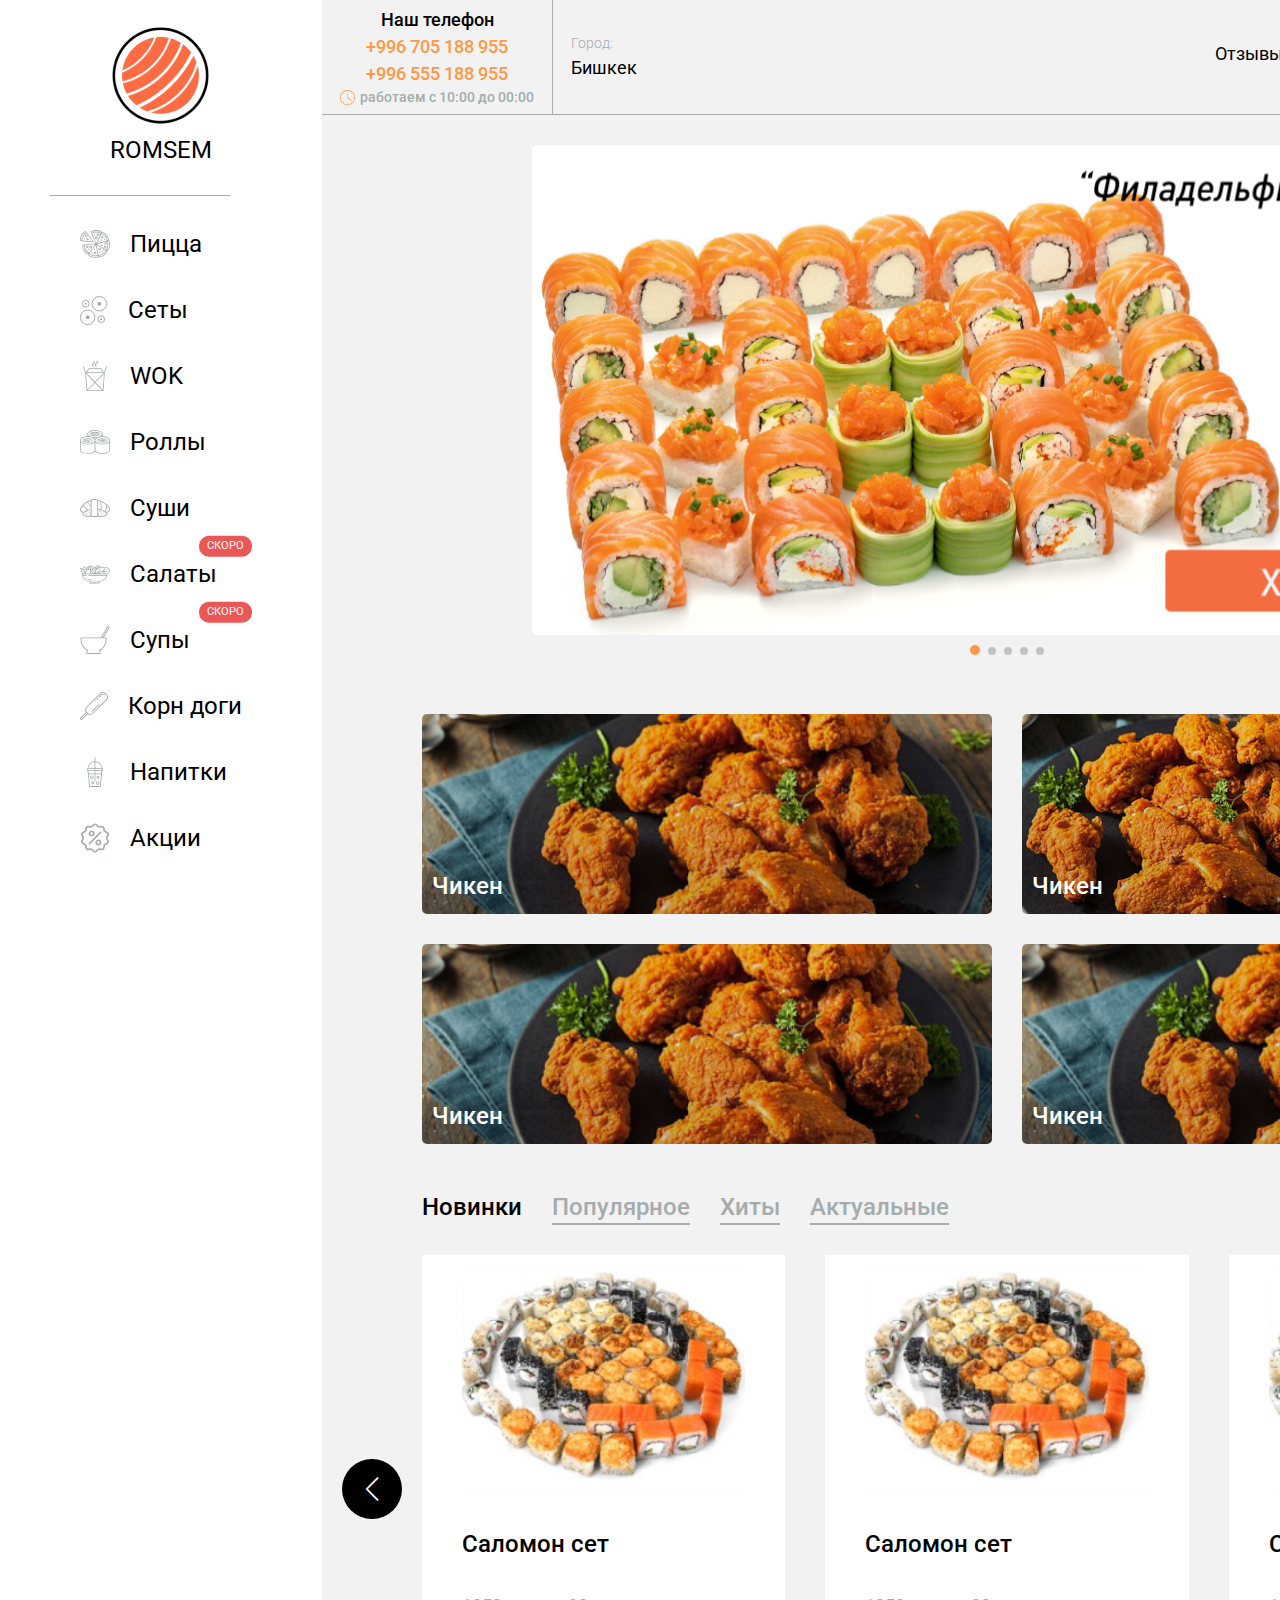
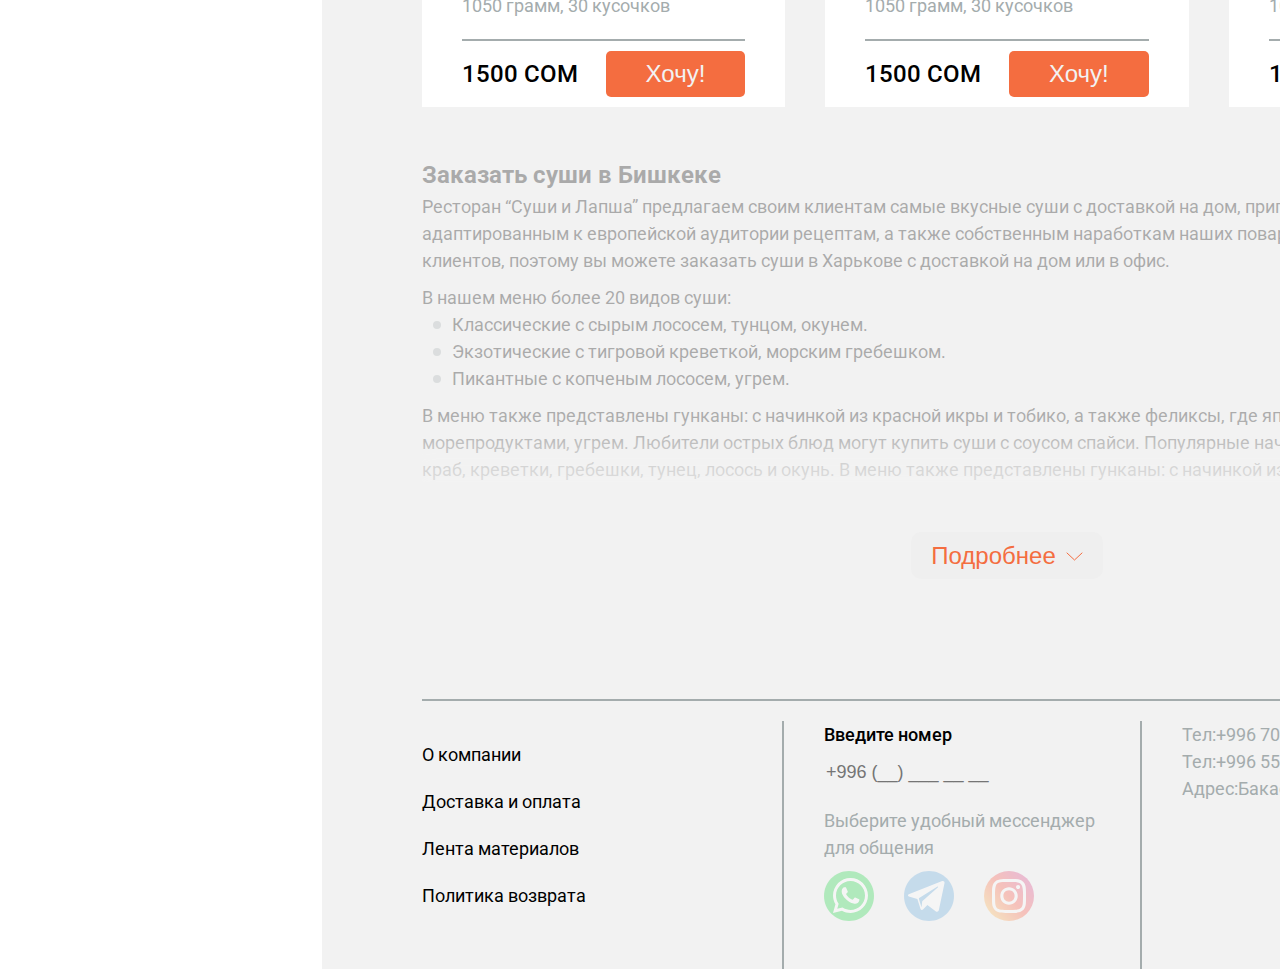
<file: index.html>
<!DOCTYPE html>
<html lang="en">
  <head>
    <meta charset="UTF-8" />
    <meta http-equiv="X-UA-Compatible" content="IE=edge" />
    <meta name="viewport" content="width=device-width, initial-scale=1.0" />
    <title>Romsem</title>
    <link rel="stylesheet" href="./css/index.css" />
    <link rel="icon" sizes="16x16" href="./img/logo.png">
  </head>
  <body>
    <div class="wrapper">
      <aside class="sidebar-menu">
        <div class="logo">
          <a class="logo__link" href="./index.html">
            <img class="logo__img" src="./img/logo.png" alt="ROMSEM" />
            <span class="logo__text">ROMSEM</span>
          </a>
        </div>
        <hr />
        <nav class="nav">
          <ul class="nav__list">
            <li class="nav__item">
              <img class="nav__icon" src="./img/pizza-icon.svg" alt="Пицца" />
              <a class="nav__link" href="">Пицца</a>
            </li>

            <li class="nav__item">
              <img class="nav__icon" src="./img/sety-icon.svg" alt="Сеты" />
              <a class="nav__link" href="./sety.html">Сеты</a>
            </li>

            <li class="nav__item">
              <img class="nav__icon" src="./img/wok-icon.svg" alt="WOK" />
              <a class="nav__link" href="">WOK</a>
            </li>

            <li class="nav__item">
              <img class="nav__icon" src="./img/rolly-icon.svg" alt="Роллы" />
              <a class="nav__link" href="">Роллы</a>
            </li>

            <li class="nav__item">
              <img class="nav__icon" src="./img/sushi-icon.svg" alt="Суши" />
              <a class="nav__link" href="">Суши</a>
            </li>

            <li class="nav__item nav__item_locked">
              <img class="nav__icon" src="./img/salat-icon.svg" alt="Салаты" />
              <a class="nav__link" href=""
                >Салаты
                <span class="nav__soon"> Скоро </span>
              </a>
            </li>

            <li class="nav__item nav__item_locked">
              <img class="nav__icon" src="./img/sup-icon.svg" alt="Супы" />
              <a class="nav__link" href=""
                >Супы
                <span class="nav__soon"> Скоро </span>
              </a>
            </li>

            <li class="nav__item">
              <img
                class="nav__icon"
                src="./img/korn-dogi-icon.svg"
                alt="Корн доги"
              />
              <a class="nav__link" href="">Корн доги</a>
            </li>

            <li class="nav__item">
              <img
                class="nav__icon"
                src="./img/napitki-iconsvg.svg"
                alt="Напитки"
              />
              <a class="nav__link" href="">Напитки</a>
            </li>

            <li class="nav__item">
              <img class="nav__icon" src="./img/akcii-icon.svg" alt="Акции" />
              <a class="nav__link" href="">Акции</a>
            </li>
          </ul>
        </nav>
      </aside>

      <div class="wrapper__content">
        <header class="header">
          <div class="contacts">
            <h6 class="contacts__title">Наш телефон</h6>
            <span class="contacts__phone"> +996 705 188 955</span>
            <span class="contacts__phone"> +996 555 188 955</span>
            <div class="contacts__time">
              <img src="./img/oclock.svg" alt="с 10:00 до 00:00" />
              <span> работаем с 10:00 до 00:00 </span>
            </div>
          </div>
          <div class="header__right">
            <div class="header__city">
              <span> Город:</span>
              <h6>Бишкек</h6>
            </div>
            <nav class="header__nav">
              <ul>
                <li>
                  <a href="./reviews.html">Отзывы</a>
                </li>
                <li>
                  <a href="./order.html">Доставка и оплата</a>
                </li>
              </ul>
              <div class="header__search">
                <img src="./img/search.svg" alt="search" />
              </div>
            </nav>
          </div>
        </header>

        <main>
          <section class="slider">
            <div class="swiper">
              <div class="swiper-wrapper">
                <div class="swiper-slide">
                  <img src="./img/banner-1.png" alt="" />
                </div>
                <div class="swiper-slide">
                  <img src="./img/banner-1.png" alt="" />
                </div>
                <div class="swiper-slide">
                  <img src="./img/banner-1.png" alt="" />
                </div>
                <div class="swiper-slide">
                  <img src="./img/banner-1.png" alt="" />
                </div>
                <div class="swiper-slide">
                  <img src="./img/banner-1.png" alt="" />
                </div>
              </div>
              <div class="swiper-pagination"></div>
            </div>
          </section>

          <section class="menu">
            <div class="row">
              <div class="col-6">
                <div class="menu-item">
                  <h3 class="menu-item__title">Чикен</h3>
                  <img src="./img/chiken.jpg" alt="Чикен" />
                </div>
              </div>
              <div class="col-3">
                <div class="menu-item">
                  <h3 class="menu-item__title">Чикен</h3>
                  <img src="./img/chiken.jpg" alt="Чикен" />
                </div>
              </div>
              <div class="col-3">
                <div class="menu-item">
                  <h3 class="menu-item__title">Чикен</h3>
                  <img src="./img/chiken.jpg" alt="Чикен" />
                </div>
              </div>
              <div class="col-6">
                <div class="menu-item">
                  <h3 class="menu-item__title">Чикен</h3>
                  <img src="./img/chiken.jpg" alt="Чикен" />
                </div>
              </div>
              <div class="col-6">
                <div class="menu-item">
                  <h3 class="menu-item__title">Чикен</h3>
                  <img src="./img/chiken.jpg" alt="Чикен" />
                </div>
              </div>
            </div>
          </section>

          <section class="products">
            <ul class="products-filter">
              <li class="products-filter__item products-filter__item_active">
                Новинки
              </li>
              <li class="products-filter__item">Популярное</li>
              <li class="products-filter__item">Хиты</li>
              <li class="products-filter__item">Актуальные</li>
            </ul>
            <div class="products-slider novinki">
              <div class="products-swiper">
                <div class="swiper-wrapper">
                  <div class="swiper-slide">
                    <div class="products-item">
                      <img src="./img/product-item-1.png" alt="Саломон сет" />
                      <h3>Саломон сет</h3>
                      <p>1050 грамм, 30 кусочков</p>
                      <div>
                        <span>1500 СОМ</span>
                        <button>Хочу!</button>
                      </div>
                    </div>
                  </div>
                  <div class="swiper-slide">
                    <div class="products-item">
                      <img src="./img/product-item-1.png" alt="Саломон сет" />
                      <h3>Саломон сет</h3>
                      <p>1050 грамм, 30 кусочков</p>
                      <div>
                        <span>1500 СОМ</span>
                        <button>Хочу!</button>
                      </div>
                    </div>
                  </div>
                  <div class="swiper-slide">
                    <div class="products-item">
                      <img src="./img/product-item-1.png" alt="Саломон сет" />
                      <h3>Саломон сет</h3>
                      <p>1050 грамм, 30 кусочков</p>
                      <div>
                        <span>1500 СОМ</span>
                        <button>Хочу!</button>
                      </div>
                    </div>
                  </div>
                  <div class="swiper-slide">
                    <div class="products-item">
                      <img src="./img/product-item-1.png" alt="Саломон сет" />
                      <h3>Саломон сет</h3>
                      <p>1050 грамм, 30 кусочков</p>
                      <div>
                        <span>1500 СОМ</span>
                        <button>Хочу!</button>
                      </div>
                    </div>
                  </div>
                </div>
              </div>
              <div class="swiper-button-prev"></div>
              <div class="swiper-button-next"></div>
            </div>
          </section>

          <section class="about">
            <h3 class="about__title">Заказать суши в Бишкеке</h3>
            <p class="about__description">
              Ресторан “Суши и Лапша” предлагаем своим клиентам самые вкусные
              суши с доставкой на дом, приготовленные по классическим и
              адаптированным к европейской аудитории рецептам, а также
              собственным наработкам наших поваров. Мы ценим время наших
              клиентов, поэтому вы можете заказать суши в Харькове с доставкой
              на дом или в офис.
            </p>
            <ul class="about__list">
              В нашем меню более 20 видов суши:
              <li>Классические с сырым лососем, тунцом, окунем.</li>
              <li>Экзотические с тигровой креветкой, морским гребешком.</li>
              <li>Пикантные с копченым лососем, угрем.</li>
            </ul>
            <p class="about__description">
              В меню также представлены гунканы: с начинкой из красной икры и
              тобико, а также феликсы, где японский майонез сочетается с рыбой,
              морепродуктами, угрем. Любители острых блюд могут купить суши с
              соусом спайси. Популярные начинки — копченая курица, снежный краб,
              креветки, гребешки, тунец, лосось и окунь. В меню также
              представлены гунканы: с начинкой из красной икры и тобико, а также
              феликсы, где японский майонез сочетается с рыбой, морепродуктами,
              угрем. Любители острых блюд могут купить суши с соусом спайси.
              Популярные начинки — копченая курица, снежный краб, креветки,
              гребешки, тунец, лосось и окунь. В меню также представлены
              гунканы: с начинкой из красной икры и тобико, а также феликсы, где
              японский майонез сочетается с рыбой, морепродуктами, угрем.
              Любители острых блюд могут купить суши с соусом спайси. Популярные
              начинки — копченая курица, снежный краб, креветки, гребешки,
              тунец, лосось и окунь. В меню также представлены гунканы: с
              начинкой из красной икры и тобико, а также феликсы, где японский
              майонез сочетается с рыбой, морепродуктами, угрем. Любители острых
              блюд могут купить суши с соусом спайси. Популярные начинки —
              копченая курица, снежный краб, креветки, гребешки, тунец, лосось и
              окунь. В меню также представлены гунканы: с начинкой из красной
              икры и тобико, а также феликсы, где японский майонез сочетается с
              рыбой, морепродуктами, угрем. Любители острых блюд могут купить
              суши с соусом спайси. Популярные начинки — копченая курица,
              снежный краб, креветки, гребешки, тунец, лосось и окунь. В меню
              также представлены гунканы: с начинкой из красной икры и тобико, а
              также феликсы, где японский майонез сочетается с рыбой,
              морепродуктами, угрем. Любители острых блюд могут купить суши с
              соусом спайси. Популярные начинки — копченая курица, снежный краб,
              креветки, гребешки, тунец, лосось и окунь.
            </p>
            <button class="about__more">
              Подробнее
              <svg
                width="17"
                height="9"
                viewBox="0 0 17 9"
                fill="none"
                xmlns="http://www.w3.org/2000/svg"
              >
                <path
                  d="M16 1L8.5 8L1 0.999999"
                  stroke="#F46D40"
                  stroke-linecap="round"
                />
              </svg>
            </button>
          </section>
        </main>

        <footer class="footer">
          <div class="footer__row">
            <div class="footer-item footer-nav">
              <ul class="footer-nav__list">
                <li class="footer-nav__item">
                  <a class="footer-nav__link" href="#">О компании</a>
                </li>
                <li class="footer-nav__item">
                  <a class="footer-nav__link" href="#">Доставка и оплата</a>
                </li>
                <li class="footer-nav__item">
                  <a class="footer-nav__link" href="#">Лента материалов</a>
                </li>
                <li class="footer-nav__item">
                  <a class="footer-nav__link" href="#">Политика возврата</a>
                </li>
              </ul>
            </div>
            <div class="footer-item footer-contacts">
              <h3 class="footer-contacts__title">Введите номер</h3>
              <input
                type="number"
                placeholder="+996 (__) ___ __ __"
                pattern="[0-9]{10}"
              />
              <p class="footer-contacts__description">
                Выберите удобный мессенджер для общения
              </p>
              <ul class="footer-contacts__icons">
                <li class="footer-contacts__item">
                  <a class="footer-contacts__link" href="#">
                    <img src="./img/whatsapp.svg" alt="whatsapp" />
                  </a>
                </li>
                <li class="footer-contacts__item">
                  <a class="footer-contacts__link" href="#">
                    <img src="./img/telegram.svg" alt="telegram" />
                  </a>
                </li>
                <li class="footer-contacts__item">
                  <a class="footer-contacts__link" href="#">
                    <img src="./img/instagram.svg" alt="instagram" />
                  </a>
                </li>
              </ul>
            </div>
            <div class="footer-item footer-numbers">
              <ul class="footer-numbers__list">
                <li class="footer-numbers__item">
                  <a class="footer-numbers__link" href="#"
                    >Тел:+996 705 188 955
                  </a>
                </li>
                <li class="footer-numbers__item">
                  <a class="footer-numbers__link" href="#"
                    >Тел:+996 555 188 955
                  </a>
                </li>
                <li class="footer-numbers__item">
                  <a class="footer-numbers__link" href="#"
                    >Адрес:Бакаева 126
                  </a>
                </li>
              </ul>
            </div>
          </div>
        </footer>
      </div>

      <aside class="sidebar-cart">
        <div class="sidebar-cart__empty">
          <h3>Ваша корзина пуста.</h3>
          <span>Добавьте же скорее что-нибудь!</span>
          <div class="sidebar-cart__delivery">
            Бесплатная доставка от 800 СОМ
          </div>
        </div>
        <div class="sidebar-map">
          <img height="116" src="./img/map.jpg" alt="map" />
          <div>
            <div class="sidebar-map__geo">
              <img src="./img/geolocation.svg" alt="geolocation">
            </div>
            <h4>Укажите адрес</h4>
            <span>И узнайте время доставки</span>
          </div>
        </div>
      </aside>
    </div>

    <script src="./js/vendors/swiper-bundle.min.js"></script>
    <script src="./js/slider.js"></script>
    <script src="./js/filter.js"></script>
    <script src="./js/accordion.js"></script>
  </body>
</html>
</file>
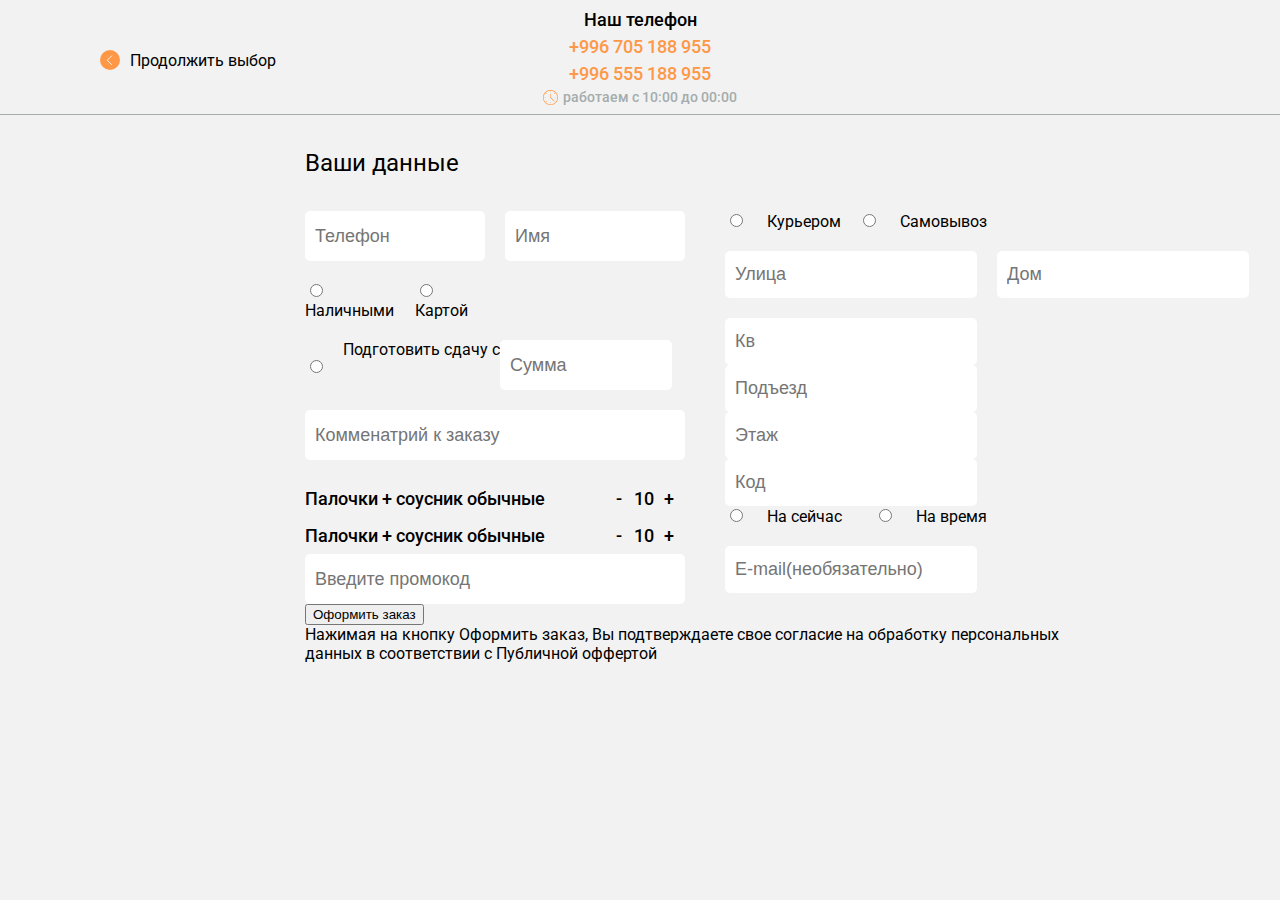
<file: order.html>
<!DOCTYPE html>
<html lang="en">

<head>
    <meta charset="UTF-8">
    <meta http-equiv="X-UA-Compatible" content="IE=edge">
    <meta name="viewport" content="width=device-width, initial-scale=1.0">
    <title>Romsem</title>
    <link rel="stylesheet" href="./css/index.css" />
    <link rel="icon" sizes="16x16" href="./img/logo.png">
</head>

<body>
    <div class="order">
        <header class="header">
            <a href="./index.html" class="back">
                <img src="./img/back.svg" alt="Продолжить выбор">
                Продолжить выбор
            </a>
            <div class="contacts">
                <h6 class="contacts__title">Наш телефон</h6>
                <span class="contacts__phone"> +996 705 188 955</span>
                <span class="contacts__phone"> +996 555 188 955</span>
                <div class="contacts__time">
                    <img src="./img/oclock.svg" alt="с 10:00 до 00:00" />
                    <span> работаем с 10:00 до 00:00 </span>
                </div>
            </div>
        </header>
        <main>
            <section>
                <form class="order-form">
                    <h3 class="order-form__title">
                        Ваши данные
                    </h3>
                    <div class="order__row">
                        <div class="order-form-left">
                            <div class="col-6">
                                <div class="order-form__item">
                                    <input class="order-form__item__phone" type="text" placeholder="Телефон">
                                    <input class="order-form__item__name" type="text" placeholder="Имя">
                                </div>
                                <div class="order-form__item">
                                    <label order-form__item__payment>
                                        <input name="payment-method" type="radio">
                                        <span>Наличными</span>
                                    </label>
                                    <label>
                                        <input name="payment-method" type="radio">
                                        <span>Картой</span>
                                    </label>
                                </div>
                                <div class="order-form__item">
                                    <input type="radio">
                                    <span>Подготовить сдачу с</span>
                                    <input class="order-form__item__change" type="text" placeholder="Сумма" />
                                </div>
                                <input class="order-form__item__comment" type="text" placeholder="Комменатрий к заказу" />
                                <div class="order-form__item__additionally">
                                    <span class="order-form__item__additionally__name">Палочки + соусник обычные</span>
                                    <div class="order-form__item__additionally__buttons">
                                        <span class="order-form__item__additionally__buttons__minus">-</span>
                                        <span>10</span>
                                        <span class="order-form__item__additionally__buttons__plus">+</span>
                                    </div>
                                </div>
                                <div class="order-form__item__additionally">
                                    <span class="order-form__item__additionally__name">Палочки + соусник обычные</span>
                                    <div class="order-form__item__additionally__buttons">
                                        <span class="order-form__item__additionally__buttons__minus">-</span>
                                        <span>10</span>
                                        <span class="order-form__item__additionally__buttons__plus">+</span>
                                    </div>
                                </div>
                                <input class="order-form__item__promo-code" type="text" placeholder="Введите промокод" />
                            </div>
                        </div>
                        <div class="order-form-right">
                            <div class="col-6">
                                <div class="order-form__item">
                                    <label>
                                        <input name="payment-method" type="radio">
                                        <span>Курьером</span>
                                    </label>
                                    <label>
                                        <input name="payment-method" type="radio">
                                        <span>Самовывоз</span>
                                    </label>
                                </div>
                                <div class="order-form__item">
                                    <input type="text" placeholder="Улица">
                                    <input type="text" placeholder="Дом">
                                </div>
                                <div>
                                    <div>
                                        <input type="text" placeholder="Кв">
                                        <input type="text" placeholder="Подъезд">
                                    </div>
                                    <div>
                                        <input type="text" placeholder="Этаж">
                                        <input type="text" placeholder="Код">
                                    </div>
                                </div>
                                <div class="order-form__item">
                                    <label>
                                        <input name="payment-method" type="radio">
                                        <span>На сейчас</span>
                                    </label>
                                    <label>
                                        <input name="payment-method" type="radio">
                                        <span>На время</span>
                                    </label>
                                </div>
                                <input type="text" placeholder="E-mail(необязательно)" />
                            </div>
                        </div>
                    </div>
                    <button>Оформить заказ</button>
                    <p>Нажимая на кнопку Оформить заказ, Вы подтверждаете свое согласие на обработку персональных данных
                        в соответствии с Публичной оффертой</p>
                </form>
            </section>
        </main>
    </div>
</body>

</html>
</file>
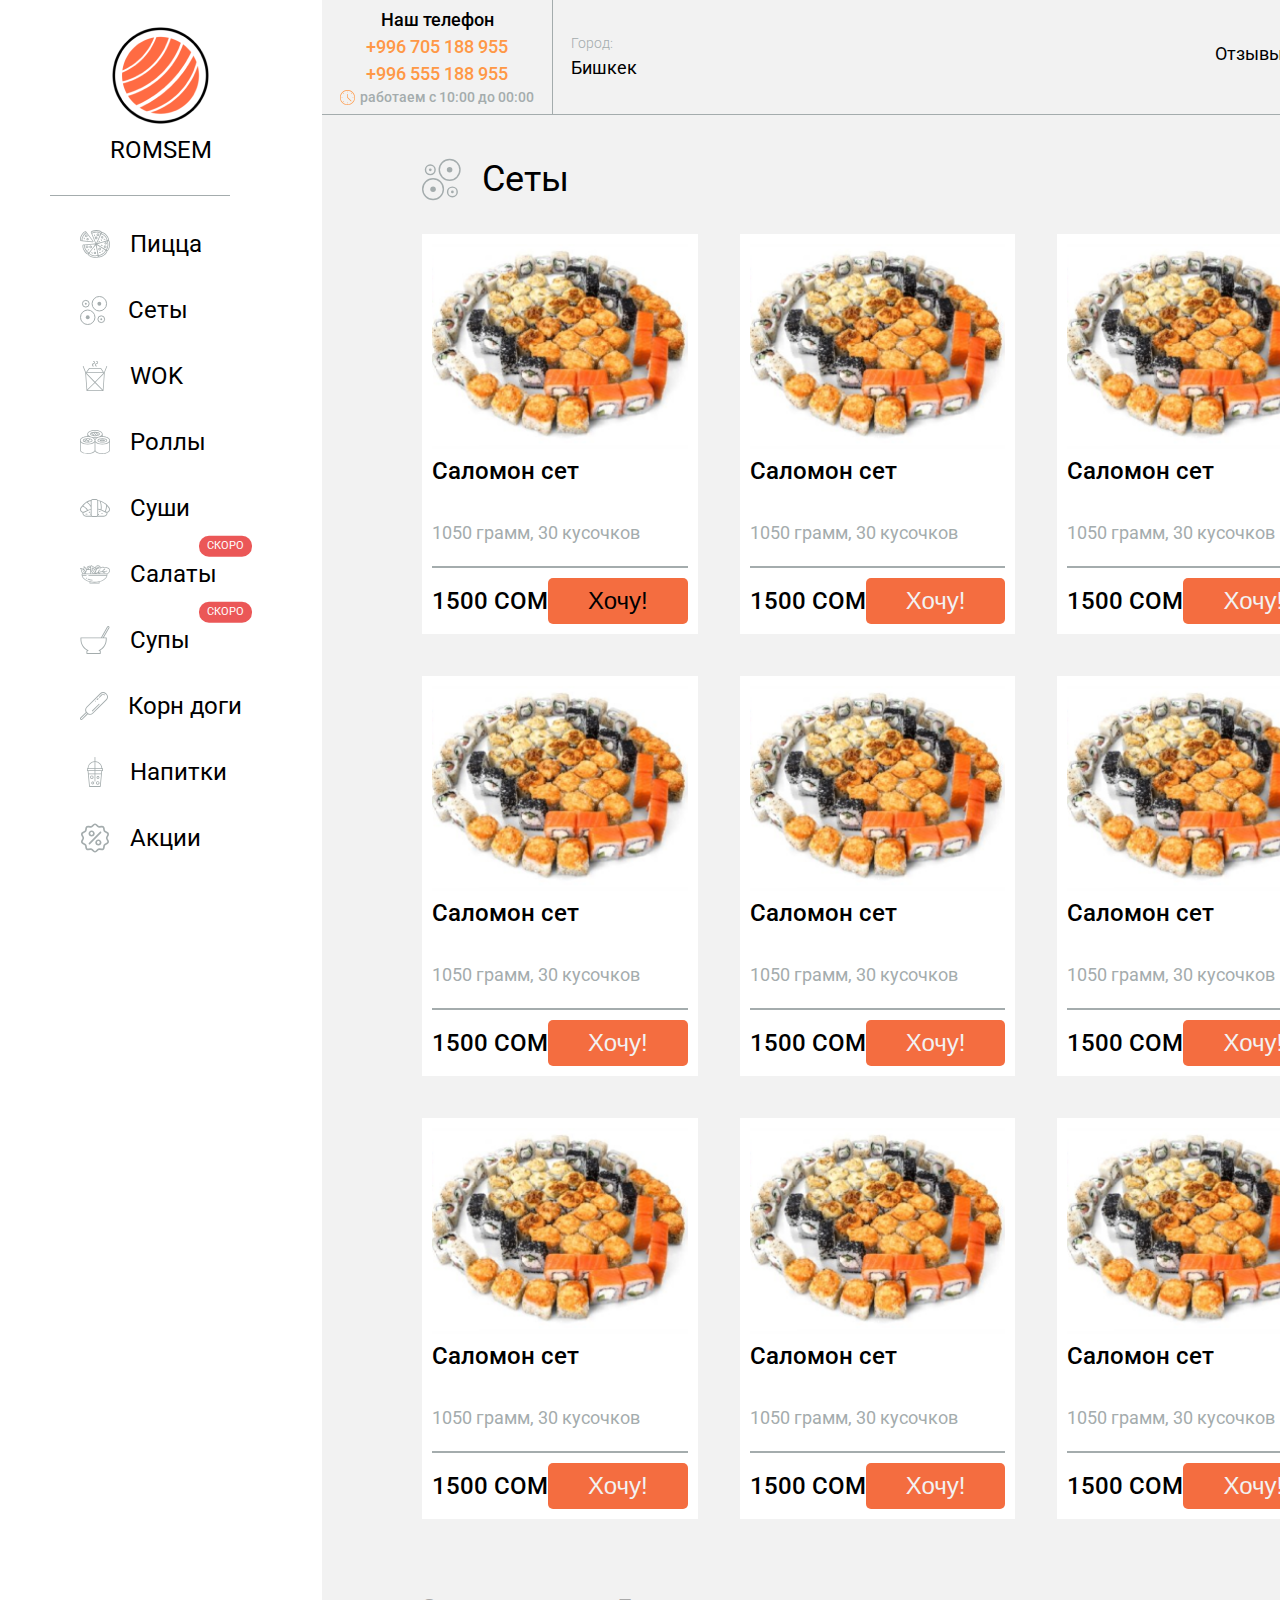
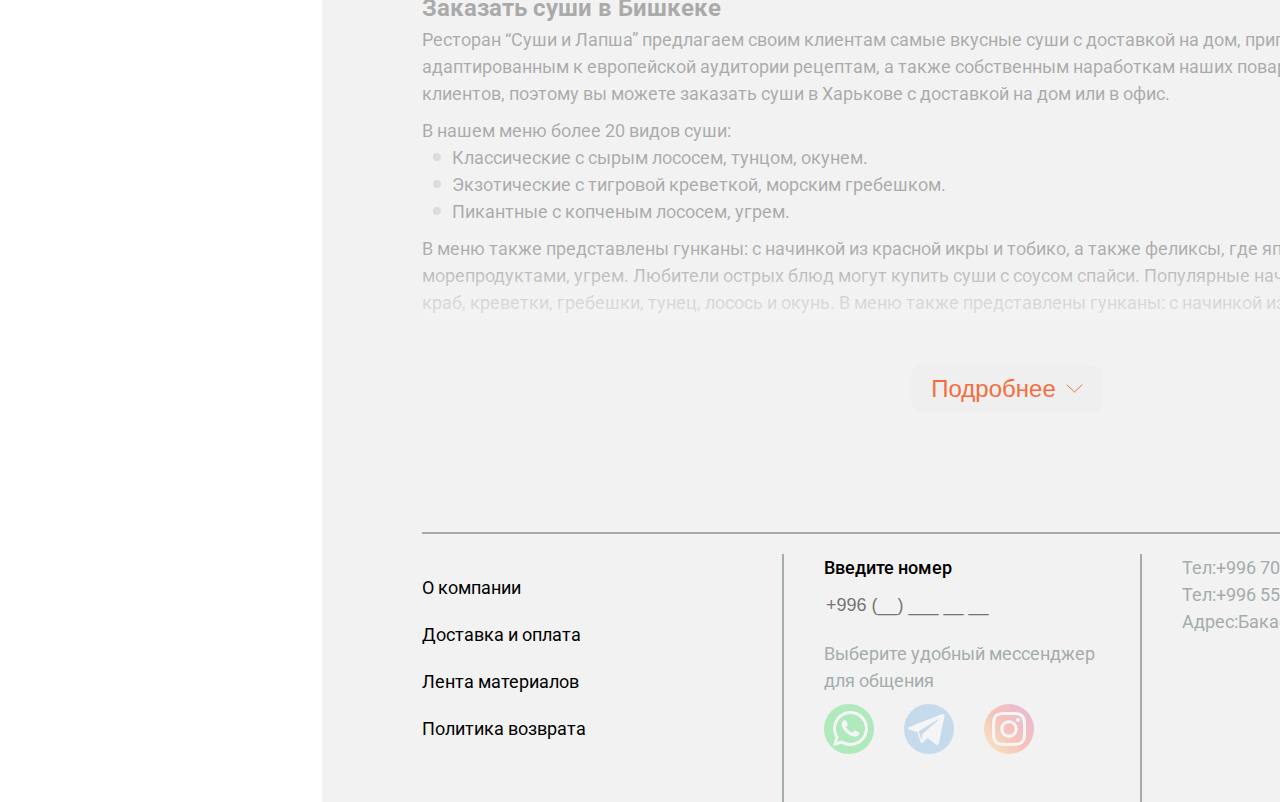
<file: sety.html>
<!DOCTYPE html>
<html lang="en">
  <head>
    <meta charset="UTF-8" />
    <meta http-equiv="X-UA-Compatible" content="IE=edge" />
    <meta name="viewport" content="width=device-width, initial-scale=1.0" />
    <title>Document</title>
    <link rel="stylesheet" href="./css/index.css" />
  </head>
  <body>
    <div class="wrapper">
      <aside class="sidebar-menu">
        <div class="logo">
          <a class="logo__link" href="./index.html">
            <img class="logo__img" src="./img/logo.png" alt="ROMSEM" />
            <span class="logo__text">ROMSEM</span>
          </a>
        </div>
        <hr />
        <nav class="nav">
          <ul class="nav__list">
            <li class="nav__item">
              <img class="nav__icon" src="./img/pizza-icon.svg" alt="Пицца" />
              <a class="nav__link" href="">Пицца</a>
            </li>

            <li class="nav__item">
              <img class="nav__icon" src="./img/sety-icon.svg" alt="Сеты" />
              <a class="nav__link" href="">Сеты</a>
            </li>

            <li class="nav__item">
              <img class="nav__icon" src="./img/wok-icon.svg" alt="WOK" />
              <a class="nav__link" href="">WOK</a>
            </li>

            <li class="nav__item">
              <img class="nav__icon" src="./img/rolly-icon.svg" alt="Роллы" />
              <a class="nav__link" href="">Роллы</a>
            </li>

            <li class="nav__item">
              <img class="nav__icon" src="./img/sushi-icon.svg" alt="Суши" />
              <a class="nav__link" href="">Суши</a>
            </li>

            <li class="nav__item nav__item_locked">
              <img class="nav__icon" src="./img/salat-icon.svg" alt="Салаты" />
              <a class="nav__link" href=""
                >Салаты
                <span class="nav__soon"> Скоро </span>
              </a>
            </li>

            <li class="nav__item nav__item_locked">
              <img class="nav__icon" src="./img/sup-icon.svg" alt="Супы" />
              <a class="nav__link" href=""
                >Супы
                <span class="nav__soon"> Скоро </span>
              </a>
            </li>

            <li class="nav__item">
              <img
                class="nav__icon"
                src="./img/korn-dogi-icon.svg"
                alt="Корн доги"
              />
              <a class="nav__link" href="">Корн доги</a>
            </li>

            <li class="nav__item">
              <img
                class="nav__icon"
                src="./img/napitki-iconsvg.svg"
                alt="Напитки"
              />
              <a class="nav__link" href="">Напитки</a>
            </li>

            <li class="nav__item">
              <img class="nav__icon" src="./img/akcii-icon.svg" alt="Акции" />
              <a class="nav__link" href="">Акции</a>
            </li>
          </ul>
        </nav>
      </aside>

      <div class="wrapper__content">
        <header class="header">
          <div class="contacts">
            <h6 class="contacts__title">Наш телефон</h6>
            <span class="contacts__phone"> +996 705 188 955</span>
            <span class="contacts__phone"> +996 555 188 955</span>
            <div class="contacts__time">
              <img src="./img/oclock.svg" alt="с 10:00 до 00:00" />
              <span> работаем с 10:00 до 00:00 </span>
            </div>
          </div>
          <div class="header__right">
            <div class="header__city">
              <span> Город:</span>
              <h6>Бишкек</h6>
            </div>
            <nav class="header__nav">
              <ul>
                <li>
                  <a href="./reviews.html">Отзывы</a>
                </li>
                <li>
                  <a href="#">Доставка и оплата</a>
                </li>
              </ul>
              <div class="header__search">
                <img src="./img/search.svg" alt="search" />
              </div>
            </nav>
          </div>
        </header>

        <main>
          <section class="goods">
            <div class="goods__header">
              <div class="goods__title">
                <img src="./img/sety-icon.svg" alt="Сеты" />
                <h3>Сеты</h3>
              </div>
              <div class="goods-sort">
                <span class="goods-sort__label">Сортировка</span>
                <div class="goods-sort__wrapper">
                  <span
                    class="goods-sort__current goods-sort__current_active"
                    >По умолчанию</span
                  >
                  <img src="./img/arrow.svg" alt="Сортировка" />
                  <ul>
                    <li class="goods-sort__item goods-sort__item_active">
                      По умолчанию
                    </li>
                    <li class="goods-sort__item">Название</li>
                    <li class="goods-sort__item">Сначала дешевле</li>
                    <li class="goods-sort__item">Сначала дороже</li>
                    <li class="goods-sort__item">Количество кусочков</li>
                    <li class="goods-sort__item">Вес</li>
                  </ul>
                </div>
              </div>
            </div>
            <div class="goods__items">
              <div class="col-4">
                <div class="goods-item">
                  <img src="./img/product-item-1.png" alt="Саломон сет" />
                  <h3>Саломон сет</h3>
                  <p>1050 грамм, 30 кусочков</p>
                  <div>
                    <span>1500 СОМ</span>
                    <button><a href="./product-cart.html">Хочу!</a></button>
                  </div>
                </div>
              </div>
              <div class="col-4">
                <div class="goods-item">
                  <img src="./img/product-item-1.png" alt="Саломон сет" />
                  <h3>Саломон сет</h3>
                  <p>1050 грамм, 30 кусочков</p>
                  <div>
                    <span>1500 СОМ</span>
                    <button href="./product-cart.html" >Хочу!</button>
                  </div>
                </div>
              </div>
              <div class="col-4">
                <div class="goods-item">
                  <img src="./img/product-item-1.png" alt="Саломон сет" />
                  <h3>Саломон сет</h3>
                  <p>1050 грамм, 30 кусочков</p>
                  <div>
                    <span>1500 СОМ</span>
                    <button>Хочу!</button>
                  </div>
                </div>
              </div>
              <div class="col-4">
                <div class="goods-item">
                  <img src="./img/product-item-1.png" alt="Саломон сет" />
                  <h3>Саломон сет</h3>
                  <p>1050 грамм, 30 кусочков</p>
                  <div>
                    <span>1500 СОМ</span>
                    <button>Хочу!</button>
                  </div>
                </div>
              </div>
              <div class="col-4">
                <div class="goods-item">
                  <img src="./img/product-item-1.png" alt="Саломон сет" />
                  <h3>Саломон сет</h3>
                  <p>1050 грамм, 30 кусочков</p>
                  <div>
                    <span>1500 СОМ</span>
                    <button>Хочу!</button>
                  </div>
                </div>
              </div>
              <div class="col-4">
                <div class="goods-item">
                  <img src="./img/product-item-1.png" alt="Саломон сет" />
                  <h3>Саломон сет</h3>
                  <p>1050 грамм, 30 кусочков</p>
                  <div>
                    <span>1500 СОМ</span>
                    <button>Хочу!</button>
                  </div>
                </div>
              </div>
              <div class="col-4">
                <div class="goods-item">
                  <img src="./img/product-item-1.png" alt="Саломон сет" />
                  <h3>Саломон сет</h3>
                  <p>1050 грамм, 30 кусочков</p>
                  <div>
                    <span>1500 СОМ</span>
                    <button>Хочу!</button>
                  </div>
                </div>
              </div>
              <div class="col-4">
                <div class="goods-item">
                  <img src="./img/product-item-1.png" alt="Саломон сет" />
                  <h3>Саломон сет</h3>
                  <p>1050 грамм, 30 кусочков</p>
                  <div>
                    <span>1500 СОМ</span>
                    <button>Хочу!</button>
                  </div>
                </div>
              </div>
              <div class="col-4">
                <div class="goods-item">
                  <img src="./img/product-item-1.png" alt="Саломон сет" />
                  <h3>Саломон сет</h3>
                  <p>1050 грамм, 30 кусочков</p>
                  <div>
                    <span>1500 СОМ</span>
                    <button>Хочу!</button>
                  </div>
                </div>
              </div>
            </div>
          </section>

          <section class="about">
            <h3 class="about__title">Заказать суши в Бишкеке</h3>
            <p class="about__description">
              Ресторан “Суши и Лапша” предлагаем своим клиентам самые вкусные
              суши с доставкой на дом, приготовленные по классическим и
              адаптированным к европейской аудитории рецептам, а также
              собственным наработкам наших поваров. Мы ценим время наших
              клиентов, поэтому вы можете заказать суши в Харькове с доставкой
              на дом или в офис.
            </p>
            <ul class="about__list">
              В нашем меню более 20 видов суши:
              <li>Классические с сырым лососем, тунцом, окунем.</li>
              <li>Экзотические с тигровой креветкой, морским гребешком.</li>
              <li>Пикантные с копченым лососем, угрем.</li>
            </ul>
            <p class="about__description">
              В меню также представлены гунканы: с начинкой из красной икры и
              тобико, а также феликсы, где японский майонез сочетается с рыбой,
              морепродуктами, угрем. Любители острых блюд могут купить суши с
              соусом спайси. Популярные начинки — копченая курица, снежный краб,
              креветки, гребешки, тунец, лосось и окунь. В меню также
              представлены гунканы: с начинкой из красной икры и тобико, а также
              феликсы, где японский майонез сочетается с рыбой, морепродуктами,
              угрем. Любители острых блюд могут купить суши с соусом спайси.
              Популярные начинки — копченая курица, снежный краб, креветки,
              гребешки, тунец, лосось и окунь. В меню также представлены
              гунканы: с начинкой из красной икры и тобико, а также феликсы, где
              японский майонез сочетается с рыбой, морепродуктами, угрем.
              Любители острых блюд могут купить суши с соусом спайси. Популярные
              начинки — копченая курица, снежный краб, креветки, гребешки,
              тунец, лосось и окунь. В меню также представлены гунканы: с
              начинкой из красной икры и тобико, а также феликсы, где японский
              майонез сочетается с рыбой, морепродуктами, угрем. Любители острых
              блюд могут купить суши с соусом спайси. Популярные начинки —
              копченая курица, снежный краб, креветки, гребешки, тунец, лосось и
              окунь. В меню также представлены гунканы: с начинкой из красной
              икры и тобико, а также феликсы, где японский майонез сочетается с
              рыбой, морепродуктами, угрем. Любители острых блюд могут купить
              суши с соусом спайси. Популярные начинки — копченая курица,
              снежный краб, креветки, гребешки, тунец, лосось и окунь. В меню
              также представлены гунканы: с начинкой из красной икры и тобико, а
              также феликсы, где японский майонез сочетается с рыбой,
              морепродуктами, угрем. Любители острых блюд могут купить суши с
              соусом спайси. Популярные начинки — копченая курица, снежный краб,
              креветки, гребешки, тунец, лосось и окунь.
            </p>
            <button class="about__more">
              Подробнее
              <svg
                width="17"
                height="9"
                viewBox="0 0 17 9"
                fill="none"
                xmlns="http://www.w3.org/2000/svg"
              >
                <path
                  d="M16 1L8.5 8L1 0.999999"
                  stroke="#F46D40"
                  stroke-linecap="round"
                />
              </svg>
            </button>
          </section>
        </main>

        <footer class="footer">
          <div class="footer__row">
            <div class="footer-item footer-nav">
              <ul class="footer-nav__list">
                <li class="footer-nav__item">
                  <a class="footer-nav__link" href="#">О компании</a>
                </li>
                <li class="footer-nav__item">
                  <a class="footer-nav__link" href="#">Доставка и оплата</a>
                </li>
                <li class="footer-nav__item">
                  <a class="footer-nav__link" href="#">Лента материалов</a>
                </li>
                <li class="footer-nav__item">
                  <a class="footer-nav__link" href="#">Политика возврата</a>
                </li>
              </ul>
            </div>
            <div class="footer-item footer-contacts">
              <h3 class="footer-contacts__title">Введите номер</h3>
              <input
                type="number"
                placeholder="+996 (__) ___ __ __"
                pattern="[0-9]{10}"
              />
              <p class="footer-contacts__description">
                Выберите удобный мессенджер для общения
              </p>
              <ul class="footer-contacts__icons">
                <li class="footer-contacts__item">
                  <a class="footer-contacts__link" href="#">
                    <img src="./img/whatsapp.svg" alt="whatsapp" />
                  </a>
                </li>
                <li class="footer-contacts__item">
                  <a class="footer-contacts__link" href="#">
                    <img src="./img/telegram.svg" alt="telegram" />
                  </a>
                </li>
                <li class="footer-contacts__item">
                  <a class="footer-contacts__link" href="#">
                    <img src="./img/instagram.svg" alt="instagram" />
                  </a>
                </li>
              </ul>
            </div>
            <div class="footer-item footer-numbers">
              <ul class="footer-numbers__list">
                <li class="footer-numbers__item">
                  <a class="footer-numbers__link" href="#"
                    >Тел:+996 705 188 955
                  </a>
                </li>
                <li class="footer-numbers__item">
                  <a class="footer-numbers__link" href="#"
                    >Тел:+996 555 188 955
                  </a>
                </li>
                <li class="footer-numbers__item">
                  <a class="footer-numbers__link" href="#"
                    >Адрес:Бакаева 126
                  </a>
                </li>
              </ul>
            </div>
          </div>
        </footer>
      </div>

      <aside class="sidebar-cart">
        <div class="sidebar-cart__empty">
          <h3>Ваша корзина пуста.</h3>
          <span>Добавьте же скорее что-нибудь!</span>
          <div class="sidebar-cart__delivery">
            Бесплатная доставка от 800 СОМ
          </div>
        </div>
        <div class="sidebar-map">
          <img height="116" src="./img/map.jpg" alt="map" />
          <div>
            <div class="sidebar-map__geo">
              <img src="./img/geolocation.svg" alt="geolocation" />
            </div>
            <h4>Укажите адрес</h4>
            <span>И узнайте время доставки</span>
          </div>
        </div>
      </aside>
    </div>


    <script src="./js/accordion.js"></script>
    <script src="./js/sort.js"></script>
  </body>
</html>
</file>
<file: css/index.css>
@import url("https://fonts.googleapis.com/css2?family=Oswald:wght@300;400;500&family=Roboto:wght@100;300;400;500;700&display=swap");
.sidebar-menu {
  display: inline-block;
  padding: 25px 50px;
}

.sidebar-menu hr {
  width: 180px;
  height: 1px;
  background-color: #a4acad;
  border: none;
}

.logo {
  margin-bottom: 30px;
}

.logo__link {
  display: -webkit-box;
  display: -ms-flexbox;
  display: flex;
  -webkit-box-orient: vertical;
  -webkit-box-direction: normal;
      -ms-flex-direction: column;
          flex-direction: column;
  -webkit-box-align: center;
      -ms-flex-align: center;
          align-items: center;
}

.logo__text {
  margin-top: 10px;
  font-style: normal;
  font-weight: normal;
  font-size: 24px;
  line-height: 30px;
  color: black;
}

.logo__img {
  width: 100px;
  height: 100px;
}

.nav__list {
  padding: 30px;
}

.nav__item {
  display: -webkit-box;
  display: -ms-flexbox;
  display: flex;
  -webkit-box-align: center;
      -ms-flex-align: center;
          align-items: center;
  -webkit-box-pack: start;
      -ms-flex-pack: start;
          justify-content: flex-start;
  margin-bottom: 30px;
}

.nav__item_locked .nav__soon {
  display: inline;
}

.nav__icon {
  margin-right: 20px;
}

.nav__link {
  font-style: normal;
  font-weight: 400;
  font-size: 24px;
  line-height: 1.5;
  display: inline-block;
  width: 100%;
  position: relative;
  white-space: nowrap;
}

.nav__soon {
  font-style: normal;
  font-weight: 400;
  font-size: 11px;
  line-height: 1.5;
  display: none;
  position: absolute;
  right: -10px;
  top: -10px;
  -webkit-transform: translate(0, -50%);
          transform: translate(0, -50%);
  background: #eb5757;
  border-radius: 10px;
  padding: 2px 8px;
  text-transform: uppercase;
  color: #fff;
}

.header {
  display: -webkit-box;
  display: -ms-flexbox;
  display: flex;
  border-bottom: 1px solid #a4acad;
}

.header__right {
  display: -webkit-box;
  display: -ms-flexbox;
  display: flex;
  -webkit-box-align: center;
      -ms-flex-align: center;
          align-items: center;
  -webkit-box-pack: justify;
      -ms-flex-pack: justify;
          justify-content: space-between;
  padding: 0 40px 0 18px;
  width: 83.33%;
}

.header__city span {
  font-style: normal;
  font-weight: 300;
  font-size: 14px;
  line-height: 1.5;
  color: #a4acad;
}

.header__city h6 {
  font-style: normal;
  font-weight: 400;
  font-size: 18px;
  line-height: 1.5;
  color: #000;
}

.header__search {
  margin-left: 70px;
  cursor: pointer;
}

.header__nav {
  display: -webkit-box;
  display: -ms-flexbox;
  display: flex;
}

.header__nav ul {
  display: -webkit-box;
  display: -ms-flexbox;
  display: flex;
}

.header__nav li {
  margin-right: 10px;
}

.header__nav a {
  font-style: normal;
  font-weight: 400;
  font-size: 18px;
  line-height: 1.5;
  color: #000;
  -webkit-transition: 0.2s;
  transition: 0.2s;
}

.header__nav a:hover {
  color: #ff9846;
}

.contacts {
  display: -webkit-box;
  display: -ms-flexbox;
  display: flex;
  -webkit-box-orient: vertical;
  -webkit-box-direction: normal;
      -ms-flex-direction: column;
          flex-direction: column;
  -webkit-box-align: center;
      -ms-flex-align: center;
          align-items: center;
  padding: 6px 18px;
  border-right: 1px solid #a4acad;
}

.contacts__title {
  font-style: normal;
  font-weight: 500;
  font-size: 18px;
  line-height: 1.5;
  color: #000;
}

.contacts__phone {
  font-style: normal;
  font-weight: 500;
  font-size: 18px;
  line-height: 1.5;
  color: #ff9846;
}

.contacts__time {
  display: -webkit-box;
  display: -ms-flexbox;
  display: flex;
}

.contacts__time span {
  font-style: normal;
  font-weight: 500;
  font-size: 14px;
  line-height: 1.5;
  color: #a4acad;
  margin-left: 5px;
  white-space: nowrap;
}

.slider .swiper {
  width: 100%;
  max-width: 950px;
  padding-bottom: 30px;
}

.slider .swiper img {
  width: 100%;
  height: 490px;
}

.slider .swiper-pagination-bullet {
  cursor: pointer;
  border-radius: 50%;
  -webkit-transition: 0.2s;
  transition: 0.2s;
}

.slider .swiper-pagination-bullet.swiper-pagination-bullet-active {
  background: #ff9846;
  width: 10px;
  height: 10px;
}

.menu {
  padding-top: 30px;
}

.menu .row {
  margin: 0 -15px;
}

.menu-item {
  position: relative;
  border-radius: 5px;
  overflow: hidden;
  cursor: pointer;
  height: 200px;
  margin: 15px;
}

.menu-item__title {
  font-style: normal;
  font-weight: 500;
  font-size: 24px;
  line-height: 1.5;
  position: absolute;
  left: 10px;
  bottom: 10px;
  z-index: 1;
  color: #fff;
}

.menu-item img {
  -webkit-transition: 0.2s;
  transition: 0.2s;
  width: 100%;
  height: 100%;
  -o-object-fit: cover;
     object-fit: cover;
}

.menu-item img:hover {
  -webkit-transform: scale(1.1);
          transform: scale(1.1);
}

.products-filter {
  display: -webkit-box;
  display: -ms-flexbox;
  display: flex;
  margin: 30px 0;
}

.products-filter__item {
  font-style: normal;
  font-weight: 500;
  font-size: 24px;
  line-height: 1.5;
  position: relative;
  color: #a4acad;
  margin-right: 30px;
}

.products-filter__item::before {
  content: "";
  position: absolute;
  left: 0;
  bottom: 0;
  width: 100%;
  height: 2px;
  background-color: #a4acad;
}

.products-filter__item_active {
  color: #000;
}

.products-filter__item_active::before {
  display: none;
}

.products-swiper {
  overflow: hidden;
}

.products-slider {
  position: relative;
}

.products-slider img {
  width: 100%;
  margin-bottom: 30px;
}

.products-slider .swiper-button-prev,
.products-slider .swiper-button-next {
  background-color: #000;
  color: #fff;
  width: 60px;
  height: 60px;
  border-radius: 50%;
}

.products-slider .swiper-button-prev::after,
.products-slider .swiper-button-next::after {
  font-size: 24px;
}

.products-slider .swiper-button-prev {
  left: -80px;
}

.products-slider .swiper-button-next {
  right: -80px;
}

.products-item {
  padding: 10px 40px;
  background-color: #fff;
}

.products-item h3 {
  font-style: normal;
  font-weight: 500;
  font-size: 24px;
  line-height: 1.5;
  color: #000;
  margin-bottom: 30px;
}

.products-item p {
  font-style: normal;
  font-weight: 400;
  font-size: 18px;
  line-height: 1.5;
  color: #a4acad;
  margin-bottom: 20px;
}

.products-item div {
  display: -webkit-box;
  display: -ms-flexbox;
  display: flex;
  -webkit-box-align: center;
      -ms-flex-align: center;
          align-items: center;
  -webkit-box-pack: justify;
      -ms-flex-pack: justify;
          justify-content: space-between;
  padding-top: 10px;
  border-top: 2px solid #a4acad;
}

.products-item span {
  font-style: normal;
  font-weight: 500;
  font-size: 24px;
  line-height: 1.5;
  color: #000;
}

.products-item button {
  font-style: normal;
  font-weight: 500;
  font-size: 24px;
  line-height: 1.5;
  padding: 5px 40px;
  background: #f46d40;
  border-radius: 5px;
  color: #f2f2f2;
  border: none;
  cursor: pointer;
}

.about {
  padding: 50px 0 60px;
  color: #000;
  position: relative;
  overflow: hidden;
}

.about::before {
  content: "";
  position: absolute;
  left: 0;
  top: 0;
  height: 100%;
  width: 100%;
  background-color: rgba(242, 242, 242, 0.7);
  z-index: 1;
  -webkit-transition: 0.3s;
  transition: 0.3s;
}

.about.active::before {
  top: 100%;
}

.about__title {
  font-style: normal;
  font-weight: 700;
  font-size: 24px;
  line-height: 1.5;
}

.about__description, .about__list {
  font-style: normal;
  font-weight: 400;
  font-size: 18px;
  line-height: 1.5;
}

.about__list {
  margin: 10px 0;
}

.about__list li {
  position: relative;
  padding-left: 30px;
}

.about__list li::before {
  content: "";
  position: absolute;
  left: 15px;
  top: 50%;
  -webkit-transform: translate(-50%, -50%);
          transform: translate(-50%, -50%);
  width: 8px;
  height: 8px;
  border-radius: 50%;
  background-color: #a4acad;
}

.about__more {
  font-style: normal;
  font-weight: 400;
  font-size: 24px;
  line-height: 1.5;
  display: -webkit-box;
  display: -ms-flexbox;
  display: flex;
  -webkit-box-align: center;
      -ms-flex-align: center;
          align-items: center;
  -webkit-box-pack: start;
      -ms-flex-pack: start;
          justify-content: flex-start;
  position: relative;
  z-index: 2;
  margin: 50px auto 0;
  color: #f46d40;
  border: none;
  cursor: pointer;
  -webkit-transition: 0.3s;
  transition: 0.3s;
  padding: 6px 20px 5px;
  border-radius: 10px;
}

.about__more.active {
  background-color: #f46d40;
  color: #fff;
}

.about__more.active svg {
  fill: #fff;
  -webkit-transform: rotate(180deg);
          transform: rotate(180deg);
}

.about__more svg {
  -webkit-transition: 0.3s;
  transition: 0.3s;
  margin-left: 10px;
}

.about__description {
  position: relative;
}

.about__description:last-of-type {
  max-height: 80px;
  overflow: hidden;
  -webkit-transition: 0.3s;
  transition: 0.3s;
}

.about__description:last-of-type::before {
  content: "";
  position: absolute;
  bottom: -25px;
  left: 0;
  width: 100%;
  height: 25px;
  -webkit-transition: 0.3s;
  transition: 0.3s;
  -webkit-box-shadow: 0 0 40px 35px rgba(242, 242, 242, 0.7);
          box-shadow: 0 0 40px 35px rgba(242, 242, 242, 0.7);
}

.about__description:last-of-type.active {
  max-height: 1000px;
}

.about__description:last-of-type.active::before {
  bottom: -100%;
}

.footer {
  padding: 30px 100px 0;
  max-width: 1170px;
  margin: 0 auto;
}

.footer__row {
  display: -webkit-box;
  display: -ms-flexbox;
  display: flex;
  -ms-flex-wrap: wrap;
      flex-wrap: wrap;
  border-top: 2px solid #a4acad;
  padding-top: 20px;
}

.footer-item {
  width: 33.33%;
  padding-bottom: 60px;
}

.footer-nav__item {
  margin-top: 20px;
}

.footer-nav__link {
  font-style: normal;
  font-weight: 400;
  font-size: 18px;
  line-height: 1.5;
  color: #000;
  position: relative;
}

.footer-nav__link::before {
  content: " ";
  position: absolute;
  left: 0;
  bottom: -2px;
  width: 100%;
  height: 2px;
  -webkit-transform: scale(0);
          transform: scale(0);
  background-color: #000;
  -webkit-transition: 0.3s;
  transition: 0.3s;
}

.footer-nav__link:hover::before {
  -webkit-transform: scale(1);
          transform: scale(1);
}

.footer-contacts {
  border-right: 2px solid #a4acad;
  border-left: 2px solid #a4acad;
  -webkit-box-sizing: border-box;
          box-sizing: border-box;
  padding: 0 40px;
}

.footer-contacts__title {
  font-style: normal;
  font-weight: 500;
  font-size: 18px;
  line-height: 1.5;
  color: #000;
}

.footer-contacts input {
  font-style: normal;
  font-weight: 500;
  font-size: 18px;
  line-height: 1.5;
  color: #a4acad;
  background-color: transparent;
  border: none;
  outline: none;
  margin: 10px 0 20px;
}

.footer-contacts input::-webkit-outer-spin-button, .footer-contacts input::-webkit-inner-spin-button {
  -webkit-appearance: none;
  margin: 0;
}

.footer-contacts input[type="number"] {
  -moz-appearance: textfield;
}

.footer-contacts__icons {
  margin-top: 10px;
  display: -webkit-box;
  display: -ms-flexbox;
  display: flex;
}

.footer-contacts__item {
  margin-right: 30px;
  opacity: 0.3;
  -webkit-transition: 0.2s;
  transition: 0.2s;
}

.footer-contacts__item:hover {
  opacity: 1;
}

.footer-contacts__description {
  font-style: normal;
  font-weight: 400;
  font-size: 18px;
  line-height: 1.5;
  color: #a4acad;
}

.footer-numbers {
  padding: 0 40px 40px;
  -webkit-box-sizing: border-box;
          box-sizing: border-box;
}

.footer-numbers__link {
  font-style: normal;
  font-weight: 400;
  font-size: 18px;
  line-height: 1.5;
  color: #a4acad;
}

.sidebar-cart {
  padding: 55px 100px 55px 40px;
  min-width: 430px;
}

.sidebar-cart__empty {
  background: #f2f2f2;
  border-radius: 5px;
  max-width: 290px;
  padding: 10px 0 0;
  text-align: center;
}

.sidebar-cart h3 {
  font-style: normal;
  font-weight: 500;
  font-size: 24px;
  line-height: 1.5;
  color: #000;
  margin-bottom: 10px;
}

.sidebar-cart span {
  font-style: normal;
  font-weight: 400;
  font-size: 18px;
  line-height: 1.5;
  color: #a4acad;
}

.sidebar-cart__delivery {
  font-style: normal;
  font-weight: 400;
  font-size: 14px;
  line-height: 1.5;
  background: #ff9846;
  border-radius: 0px 0px 5px 5px;
  padding: 10px 30px;
  margin-top: 30px;
  color: #f2f2f2;
}

.sidebar-map {
  position: relative;
  margin-top: 20px;
  max-width: 290px;
  text-align: center;
  background: #f2f2f2;
  border-radius: 5px;
  overflow: hidden;
  padding-bottom: 7px;
}

.sidebar-map__geo {
  display: -webkit-box;
  display: -ms-flexbox;
  display: flex;
  -webkit-box-align: center;
      -ms-flex-align: center;
          align-items: center;
  -webkit-box-pack: center;
      -ms-flex-pack: center;
          justify-content: center;
  position: absolute;
  left: 50%;
  top: 50%;
  background-color: #ff9846;
  width: 60px;
  height: 60px;
  border-radius: 50%;
  -webkit-transform: translate(-50%, -50%);
          transform: translate(-50%, -50%);
}

.sidebar-map h4 {
  font-style: normal;
  font-weight: 500;
  font-size: 24px;
  line-height: 1.5;
  margin-top: 40px;
  color: #000;
}

main {
  width: 1170px;
  margin: 0 auto;
}

.reviews__container {
  max-width: 1110px;
  height: 1000px;
  margin: 0 auto;
}

.reviews__title {
  padding: 50px 0 0 0;
  display: -webkit-box;
  display: -ms-flexbox;
  display: flex;
  -webkit-box-pack: justify;
      -ms-flex-pack: justify;
          justify-content: space-between;
  margin: 0 0 50px 0;
}

.reviews__title h3 {
  font-style: normal;
  font-weight: 500;
  font-size: 24px;
  line-height: 1.5;
  color: #000;
}

.reviews__title button {
  margin: 10px 0 0 0;
  background-color: #000;
  border-radius: 5px;
  padding: 5px 25px;
  font-style: normal;
  font-weight: 400;
  font-size: 18px;
  line-height: 1.5;
  color: #fff;
}

.reviews__item {
  background-color: #fff;
  margin: 0 0 25px 0;
  padding: 10px;
}

.reviews__item__title {
  display: -webkit-box;
  display: -ms-flexbox;
  display: flex;
  -webkit-box-align: center;
      -ms-flex-align: center;
          align-items: center;
  padding: 0 0 20px 0;
}

.reviews__item__title h4 {
  padding: 0 25px 0 0;
  font-style: normal;
  font-weight: 500;
  font-size: 24px;
  line-height: 1.5;
  color: #000;
}

.reviews__item__title h5 {
  font-style: normal;
  font-weight: 500;
  font-size: 18px;
  line-height: 1.5;
  color: #a4acad;
}

.reviews__item__title__text p {
  font-style: normal;
  font-weight: 400;
  font-size: 18px;
  line-height: 1.5;
  color: #000;
}

.goods__header {
  display: -webkit-box;
  display: -ms-flexbox;
  display: flex;
  -webkit-box-pack: justify;
      -ms-flex-pack: justify;
          justify-content: space-between;
}

.goods__title {
  display: -webkit-box;
  display: -ms-flexbox;
  display: flex;
  -webkit-box-align: center;
      -ms-flex-align: center;
          align-items: center;
}

.goods__title img {
  width: 40px;
  height: 43px;
  margin-right: 20px;
}

.goods__title h3 {
  font-style: normal;
  font-weight: 400;
  font-size: 36px;
  line-height: 1.5;
  color: #000;
}

.goods-sort {
  position: relative;
  background-color: #fff;
  border-radius: 15px;
  padding: 10px 15px;
  cursor: pointer;
  z-index: 2;
}

.goods-sort__label {
  font-style: normal;
  font-weight: 300;
  font-size: 14px;
  line-height: 1.5;
  color: #a4acad;
}

.goods-sort__current {
  font-style: normal;
  font-weight: 400;
  font-size: 18px;
  line-height: 1.5;
  display: inline-block;
  color: #000;
}

.goods-sort__wrapper {
  position: relative;
  z-index: 1;
  min-width: 200px;
  display: -webkit-box;
  display: -ms-flexbox;
  display: flex;
  -webkit-box-pack: justify;
      -ms-flex-pack: justify;
          justify-content: space-between;
  -webkit-box-align: center;
      -ms-flex-align: center;
          align-items: center;
}

.goods-sort__wrapper img {
  margin-left: 30px;
}

.goods-sort ul {
  position: absolute;
  top: -20px;
  left: -15px;
  width: 100%;
  opacity: 0;
  visibility: hidden;
  z-index: -1;
  background-color: #fff;
  border-radius: 0 0 15px 15px;
  padding: 10px 15px;
  -webkit-transition: 0.2s;
  transition: 0.2s;
  -webkit-box-shadow: 0 20px 18px 6px rgba(0, 0, 0, 0.09);
          box-shadow: 0 20px 18px 6px rgba(0, 0, 0, 0.09);
}

.goods-sort ul.active {
  top: 20px;
  opacity: 1;
  visibility: visible;
}

.goods-sort__item {
  font-style: normal;
  font-weight: 400;
  font-size: 18px;
  line-height: 1.5;
  margin-top: 20px;
}

.goods-sort__item_active {
  color: #ff9846;
}

.goods-sort__item:first-of-type {
  border-top: 2px solid #a4acad;
  padding-top: 10px;
  margin-top: 10px;
}

.goods__items {
  display: -webkit-box;
  display: -ms-flexbox;
  display: flex;
  -ms-flex-wrap: wrap;
      flex-wrap: wrap;
  margin: 0 -21px;
}

.goods .col-4 {
  padding: 21px;
  -webkit-box-sizing: border-box;
          box-sizing: border-box;
}

.goods-item {
  padding: 10px 10px;
  background-color: #fff;
}

.goods-item img {
  width: 100%;
}

.goods-item h3 {
  font-style: normal;
  font-weight: 500;
  font-size: 24px;
  line-height: 1.5;
  color: #000;
  margin-bottom: 30px;
}

.goods-item p {
  font-style: normal;
  font-weight: 400;
  font-size: 18px;
  line-height: 1.5;
  color: #a4acad;
  margin-bottom: 20px;
}

.goods-item div {
  display: -webkit-box;
  display: -ms-flexbox;
  display: flex;
  -webkit-box-align: center;
      -ms-flex-align: center;
          align-items: center;
  -webkit-box-pack: justify;
      -ms-flex-pack: justify;
          justify-content: space-between;
  padding-top: 10px;
  border-top: 2px solid #a4acad;
}

.goods-item span {
  font-style: normal;
  font-weight: 500;
  font-size: 24px;
  line-height: 1.5;
  color: #000;
}

.goods-item button {
  font-style: normal;
  font-weight: 500;
  font-size: 24px;
  line-height: 1.5;
  padding: 5px 40px;
  background: #f46d40;
  border-radius: 5px;
  color: #f2f2f2;
  border: none;
  cursor: pointer;
}

/**
 * Swiper 7.3.1
 * Most modern mobile touch slider and framework with hardware accelerated transitions
 * https://swiperjs.com
 *
 * Copyright 2014-2021 Vladimir Kharlampidi
 *
 * Released under the MIT License
 *
 * Released on: November 24, 2021
 */
@font-face {
  font-family: swiper-icons;
  src: url("data:application/font-woff;charset=utf-8;base64, [base64]//wADZ2x5ZgAAAywAAADMAAAD2MHtryVoZWFkAAABbAAAADAAAAA2E2+eoWhoZWEAAAGcAAAAHwAAACQC9gDzaG10eAAAAigAAAAZAAAArgJkABFsb2NhAAAC0AAAAFoAAABaFQAUGG1heHAAAAG8AAAAHwAAACAAcABAbmFtZQAAA/gAAAE5AAACXvFdBwlwb3N0AAAFNAAAAGIAAACE5s74hXjaY2BkYGAAYpf5Hu/j+W2+MnAzMYDAzaX6QjD6/4//Bxj5GA8AuRwMYGkAPywL13jaY2BkYGA88P8Agx4j+/8fQDYfA1AEBWgDAIB2BOoAeNpjYGRgYNBh4GdgYgABEMnIABJzYNADCQAACWgAsQB42mNgYfzCOIGBlYGB0YcxjYGBwR1Kf2WQZGhhYGBiYGVmgAFGBiQQkOaawtDAoMBQxXjg/wEGPcYDDA4wNUA2CCgwsAAAO4EL6gAAeNpj2M0gyAACqxgGNWBkZ2D4/wMA+xkDdgAAAHjaY2BgYGaAYBkGRgYQiAHyGMF8FgYHIM3DwMHABGQrMOgyWDLEM1T9/w8UBfEMgLzE////P/5//f/V/xv+r4eaAAeMbAxwIUYmIMHEgKYAYjUcsDAwsLKxc3BycfPw8jEQA/[base64]/uznmfPFBNODM2K7MTQ45YEAZqGP81AmGGcF3iPqOop0r1SPTaTbVkfUe4HXj97wYE+yNwWYxwWu4v1ugWHgo3S1XdZEVqWM7ET0cfnLGxWfkgR42o2PvWrDMBSFj/IHLaF0zKjRgdiVMwScNRAoWUoH78Y2icB/yIY09An6AH2Bdu/UB+yxopYshQiEvnvu0dURgDt8QeC8PDw7Fpji3fEA4z/PEJ6YOB5hKh4dj3EvXhxPqH/SKUY3rJ7srZ4FZnh1PMAtPhwP6fl2PMJMPDgeQ4rY8YT6Gzao0eAEA409DuggmTnFnOcSCiEiLMgxCiTI6Cq5DZUd3Qmp10vO0LaLTd2cjN4fOumlc7lUYbSQcZFkutRG7g6JKZKy0RmdLY680CDnEJ+UMkpFFe1RN7nxdVpXrC4aTtnaurOnYercZg2YVmLN/d/gczfEimrE/fs/bOuq29Zmn8tloORaXgZgGa78yO9/cnXm2BpaGvq25Dv9S4E9+5SIc9PqupJKhYFSSl47+Qcr1mYNAAAAeNptw0cKwkAAAMDZJA8Q7OUJvkLsPfZ6zFVERPy8qHh2YER+3i/BP83vIBLLySsoKimrqKqpa2hp6+jq6RsYGhmbmJqZSy0sraxtbO3sHRydnEMU4uR6yx7JJXveP7WrDycAAAAAAAH//wACeNpjYGRgYOABYhkgZgJCZgZNBkYGLQZtIJsFLMYAAAw3ALgAeNolizEKgDAQBCchRbC2sFER0YD6qVQiBCv/H9ezGI6Z5XBAw8CBK/m5iQQVauVbXLnOrMZv2oLdKFa8Pjuru2hJzGabmOSLzNMzvutpB3N42mNgZGBg4GKQYzBhYMxJLMlj4GBgAYow/P/PAJJhLM6sSoWKfWCAAwDAjgbRAAB42mNgYGBkAIIbCZo5IPrmUn0hGA0AO8EFTQAA");
  font-weight: 400;
  font-style: normal;
}

:root {
  --swiper-theme-color:#007aff;
}

.swiper {
  margin-left: auto;
  margin-right: auto;
  position: relative;
  overflow: hidden;
  list-style: none;
  padding: 0;
  z-index: 1;
}

.swiper-vertical > .swiper-wrapper {
  -webkit-box-orient: vertical;
  -webkit-box-direction: normal;
      -ms-flex-direction: column;
          flex-direction: column;
}

.swiper-wrapper {
  position: relative;
  width: 100%;
  height: 100%;
  z-index: 1;
  display: -webkit-box;
  display: -ms-flexbox;
  display: flex;
  -webkit-transition-property: -webkit-transform;
  transition-property: -webkit-transform;
  transition-property: transform;
  transition-property: transform, -webkit-transform;
  -webkit-box-sizing: content-box;
          box-sizing: content-box;
}

.swiper-android .swiper-slide, .swiper-wrapper {
  -webkit-transform: translate3d(0px, 0, 0);
          transform: translate3d(0px, 0, 0);
}

.swiper-pointer-events {
  -ms-touch-action: pan-y;
      touch-action: pan-y;
}

.swiper-pointer-events.swiper-vertical {
  -ms-touch-action: pan-x;
      touch-action: pan-x;
}

.swiper-slide {
  -ms-flex-negative: 0;
      flex-shrink: 0;
  width: 100%;
  height: 100%;
  position: relative;
  -webkit-transition-property: -webkit-transform;
  transition-property: -webkit-transform;
  transition-property: transform;
  transition-property: transform, -webkit-transform;
}

.swiper-slide-invisible-blank {
  visibility: hidden;
}

.swiper-autoheight, .swiper-autoheight .swiper-slide {
  height: auto;
}

.swiper-autoheight .swiper-wrapper {
  -webkit-box-align: start;
      -ms-flex-align: start;
          align-items: flex-start;
  -webkit-transition-property: height,-webkit-transform;
  transition-property: height,-webkit-transform;
  transition-property: transform,height;
  transition-property: transform,height,-webkit-transform;
}

.swiper-3d, .swiper-3d.swiper-css-mode .swiper-wrapper {
  -webkit-perspective: 1200px;
          perspective: 1200px;
}

.swiper-3d .swiper-cube-shadow, .swiper-3d .swiper-slide, .swiper-3d .swiper-slide-shadow, .swiper-3d .swiper-slide-shadow-bottom, .swiper-3d .swiper-slide-shadow-left, .swiper-3d .swiper-slide-shadow-right, .swiper-3d .swiper-slide-shadow-top, .swiper-3d .swiper-wrapper {
  -webkit-transform-style: preserve-3d;
          transform-style: preserve-3d;
}

.swiper-3d .swiper-slide-shadow, .swiper-3d .swiper-slide-shadow-bottom, .swiper-3d .swiper-slide-shadow-left, .swiper-3d .swiper-slide-shadow-right, .swiper-3d .swiper-slide-shadow-top {
  position: absolute;
  left: 0;
  top: 0;
  width: 100%;
  height: 100%;
  pointer-events: none;
  z-index: 10;
}

.swiper-3d .swiper-slide-shadow {
  background: rgba(0, 0, 0, 0.15);
}

.swiper-3d .swiper-slide-shadow-left {
  background-image: -webkit-gradient(linear, right top, left top, from(rgba(0, 0, 0, 0.5)), to(rgba(0, 0, 0, 0)));
  background-image: linear-gradient(to left, rgba(0, 0, 0, 0.5), rgba(0, 0, 0, 0));
}

.swiper-3d .swiper-slide-shadow-right {
  background-image: -webkit-gradient(linear, left top, right top, from(rgba(0, 0, 0, 0.5)), to(rgba(0, 0, 0, 0)));
  background-image: linear-gradient(to right, rgba(0, 0, 0, 0.5), rgba(0, 0, 0, 0));
}

.swiper-3d .swiper-slide-shadow-top {
  background-image: -webkit-gradient(linear, left bottom, left top, from(rgba(0, 0, 0, 0.5)), to(rgba(0, 0, 0, 0)));
  background-image: linear-gradient(to top, rgba(0, 0, 0, 0.5), rgba(0, 0, 0, 0));
}

.swiper-3d .swiper-slide-shadow-bottom {
  background-image: -webkit-gradient(linear, left top, left bottom, from(rgba(0, 0, 0, 0.5)), to(rgba(0, 0, 0, 0)));
  background-image: linear-gradient(to bottom, rgba(0, 0, 0, 0.5), rgba(0, 0, 0, 0));
}

.swiper-css-mode > .swiper-wrapper {
  overflow: auto;
  scrollbar-width: none;
  -ms-overflow-style: none;
}

.swiper-css-mode > .swiper-wrapper::-webkit-scrollbar {
  display: none;
}

.swiper-css-mode > .swiper-wrapper > .swiper-slide {
  scroll-snap-align: start start;
}

.swiper-horizontal.swiper-css-mode > .swiper-wrapper {
  -ms-scroll-snap-type: x mandatory;
      scroll-snap-type: x mandatory;
}

.swiper-vertical.swiper-css-mode > .swiper-wrapper {
  -ms-scroll-snap-type: y mandatory;
      scroll-snap-type: y mandatory;
}

.swiper-centered > .swiper-wrapper::before {
  content: '';
  -ms-flex-negative: 0;
      flex-shrink: 0;
  -webkit-box-ordinal-group: 10000;
      -ms-flex-order: 9999;
          order: 9999;
}

.swiper-centered.swiper-horizontal > .swiper-wrapper > .swiper-slide:first-child {
  -webkit-margin-start: var(--swiper-centered-offset-before);
          margin-inline-start: var(--swiper-centered-offset-before);
}

.swiper-centered.swiper-horizontal > .swiper-wrapper::before {
  height: 100%;
  min-height: 1px;
  width: var(--swiper-centered-offset-after);
}

.swiper-centered.swiper-vertical > .swiper-wrapper > .swiper-slide:first-child {
  -webkit-margin-before: var(--swiper-centered-offset-before);
          margin-block-start: var(--swiper-centered-offset-before);
}

.swiper-centered.swiper-vertical > .swiper-wrapper::before {
  width: 100%;
  min-width: 1px;
  height: var(--swiper-centered-offset-after);
}

.swiper-centered > .swiper-wrapper > .swiper-slide {
  scroll-snap-align: center center;
}

.swiper-virtual.swiper-css-mode .swiper-wrapper::after {
  content: '';
  position: absolute;
  left: 0;
  top: 0;
  pointer-events: none;
}

.swiper-virtual.swiper-css-mode.swiper-horizontal .swiper-wrapper::after {
  height: 1px;
  width: var(--swiper-virtual-size);
}

.swiper-virtual.swiper-css-mode.swiper-vertical .swiper-wrapper::after {
  width: 1px;
  height: var(--swiper-virtual-size);
}

:root {
  --swiper-navigation-size:44px;
}

.swiper-button-next, .swiper-button-prev {
  position: absolute;
  top: 50%;
  width: calc(var(--swiper-navigation-size)/ 44 * 27);
  height: var(--swiper-navigation-size);
  margin-top: calc(0px - (var(--swiper-navigation-size)/ 2));
  z-index: 10;
  cursor: pointer;
  display: -webkit-box;
  display: -ms-flexbox;
  display: flex;
  -webkit-box-align: center;
      -ms-flex-align: center;
          align-items: center;
  -webkit-box-pack: center;
      -ms-flex-pack: center;
          justify-content: center;
  color: var(--swiper-navigation-color, var(--swiper-theme-color));
}

.swiper-button-next.swiper-button-disabled, .swiper-button-prev.swiper-button-disabled {
  opacity: .35;
  cursor: auto;
  pointer-events: none;
}

.swiper-button-next:after, .swiper-button-prev:after {
  font-family: swiper-icons;
  font-size: var(--swiper-navigation-size);
  text-transform: none !important;
  letter-spacing: 0;
  text-transform: none;
  font-variant: initial;
  line-height: 1;
}

.swiper-button-prev, .swiper-rtl .swiper-button-next {
  left: 10px;
  right: auto;
}

.swiper-button-prev:after, .swiper-rtl .swiper-button-next:after {
  content: 'prev';
}

.swiper-button-next, .swiper-rtl .swiper-button-prev {
  right: 10px;
  left: auto;
}

.swiper-button-next:after, .swiper-rtl .swiper-button-prev:after {
  content: 'next';
}

.swiper-button-lock {
  display: none;
}

.swiper-pagination {
  position: absolute;
  text-align: center;
  -webkit-transition: .3s opacity;
  transition: .3s opacity;
  -webkit-transform: translate3d(0, 0, 0);
          transform: translate3d(0, 0, 0);
  z-index: 10;
}

.swiper-pagination.swiper-pagination-hidden {
  opacity: 0;
}

.swiper-horizontal > .swiper-pagination-bullets, .swiper-pagination-bullets.swiper-pagination-horizontal, .swiper-pagination-custom, .swiper-pagination-fraction {
  bottom: 10px;
  left: 0;
  width: 100%;
}

.swiper-pagination-bullets-dynamic {
  overflow: hidden;
  font-size: 0;
}

.swiper-pagination-bullets-dynamic .swiper-pagination-bullet {
  -webkit-transform: scale(0.33);
          transform: scale(0.33);
  position: relative;
}

.swiper-pagination-bullets-dynamic .swiper-pagination-bullet-active {
  -webkit-transform: scale(1);
          transform: scale(1);
}

.swiper-pagination-bullets-dynamic .swiper-pagination-bullet-active-main {
  -webkit-transform: scale(1);
          transform: scale(1);
}

.swiper-pagination-bullets-dynamic .swiper-pagination-bullet-active-prev {
  -webkit-transform: scale(0.66);
          transform: scale(0.66);
}

.swiper-pagination-bullets-dynamic .swiper-pagination-bullet-active-prev-prev {
  -webkit-transform: scale(0.33);
          transform: scale(0.33);
}

.swiper-pagination-bullets-dynamic .swiper-pagination-bullet-active-next {
  -webkit-transform: scale(0.66);
          transform: scale(0.66);
}

.swiper-pagination-bullets-dynamic .swiper-pagination-bullet-active-next-next {
  -webkit-transform: scale(0.33);
          transform: scale(0.33);
}

.swiper-pagination-bullet {
  width: var(--swiper-pagination-bullet-width, var(--swiper-pagination-bullet-size, 8px));
  height: var(--swiper-pagination-bullet-height, var(--swiper-pagination-bullet-size, 8px));
  display: inline-block;
  border-radius: 50%;
  background: var(--swiper-pagination-bullet-inactive-color, #000);
  opacity: var(--swiper-pagination-bullet-inactive-opacity, 0.2);
}

button.swiper-pagination-bullet {
  border: none;
  margin: 0;
  padding: 0;
  -webkit-box-shadow: none;
          box-shadow: none;
  -webkit-appearance: none;
  -moz-appearance: none;
       appearance: none;
}

.swiper-pagination-clickable .swiper-pagination-bullet {
  cursor: pointer;
}

.swiper-pagination-bullet:only-child {
  display: none !important;
}

.swiper-pagination-bullet-active {
  opacity: var(--swiper-pagination-bullet-opacity, 1);
  background: var(--swiper-pagination-color, var(--swiper-theme-color));
}

.swiper-pagination-vertical.swiper-pagination-bullets, .swiper-vertical > .swiper-pagination-bullets {
  right: 10px;
  top: 50%;
  -webkit-transform: translate3d(0px, -50%, 0);
          transform: translate3d(0px, -50%, 0);
}

.swiper-pagination-vertical.swiper-pagination-bullets .swiper-pagination-bullet, .swiper-vertical > .swiper-pagination-bullets .swiper-pagination-bullet {
  margin: var(--swiper-pagination-bullet-vertical-gap, 6px) 0;
  display: block;
}

.swiper-pagination-vertical.swiper-pagination-bullets.swiper-pagination-bullets-dynamic, .swiper-vertical > .swiper-pagination-bullets.swiper-pagination-bullets-dynamic {
  top: 50%;
  -webkit-transform: translateY(-50%);
          transform: translateY(-50%);
  width: 8px;
}

.swiper-pagination-vertical.swiper-pagination-bullets.swiper-pagination-bullets-dynamic .swiper-pagination-bullet, .swiper-vertical > .swiper-pagination-bullets.swiper-pagination-bullets-dynamic .swiper-pagination-bullet {
  display: inline-block;
  -webkit-transition: .2s transform,.2s top;
  transition: .2s transform,.2s top;
}

.swiper-horizontal > .swiper-pagination-bullets .swiper-pagination-bullet, .swiper-pagination-horizontal.swiper-pagination-bullets .swiper-pagination-bullet {
  margin: 0 var(--swiper-pagination-bullet-horizontal-gap, 4px);
}

.swiper-horizontal > .swiper-pagination-bullets.swiper-pagination-bullets-dynamic, .swiper-pagination-horizontal.swiper-pagination-bullets.swiper-pagination-bullets-dynamic {
  left: 50%;
  -webkit-transform: translateX(-50%);
          transform: translateX(-50%);
  white-space: nowrap;
}

.swiper-horizontal > .swiper-pagination-bullets.swiper-pagination-bullets-dynamic .swiper-pagination-bullet, .swiper-pagination-horizontal.swiper-pagination-bullets.swiper-pagination-bullets-dynamic .swiper-pagination-bullet {
  -webkit-transition: .2s transform,.2s left;
  transition: .2s transform,.2s left;
}

.swiper-horizontal.swiper-rtl > .swiper-pagination-bullets-dynamic .swiper-pagination-bullet {
  -webkit-transition: .2s transform,.2s right;
  transition: .2s transform,.2s right;
}

.swiper-pagination-progressbar {
  background: rgba(0, 0, 0, 0.25);
  position: absolute;
}

.swiper-pagination-progressbar .swiper-pagination-progressbar-fill {
  background: var(--swiper-pagination-color, var(--swiper-theme-color));
  position: absolute;
  left: 0;
  top: 0;
  width: 100%;
  height: 100%;
  -webkit-transform: scale(0);
          transform: scale(0);
  -webkit-transform-origin: left top;
          transform-origin: left top;
}

.swiper-rtl .swiper-pagination-progressbar .swiper-pagination-progressbar-fill {
  -webkit-transform-origin: right top;
          transform-origin: right top;
}

.swiper-horizontal > .swiper-pagination-progressbar, .swiper-pagination-progressbar.swiper-pagination-horizontal, .swiper-pagination-progressbar.swiper-pagination-vertical.swiper-pagination-progressbar-opposite, .swiper-vertical > .swiper-pagination-progressbar.swiper-pagination-progressbar-opposite {
  width: 100%;
  height: 4px;
  left: 0;
  top: 0;
}

.swiper-horizontal > .swiper-pagination-progressbar.swiper-pagination-progressbar-opposite, .swiper-pagination-progressbar.swiper-pagination-horizontal.swiper-pagination-progressbar-opposite, .swiper-pagination-progressbar.swiper-pagination-vertical, .swiper-vertical > .swiper-pagination-progressbar {
  width: 4px;
  height: 100%;
  left: 0;
  top: 0;
}

.swiper-pagination-lock {
  display: none;
}

.swiper-scrollbar {
  border-radius: 10px;
  position: relative;
  -ms-touch-action: none;
  background: rgba(0, 0, 0, 0.1);
}

.swiper-horizontal > .swiper-scrollbar {
  position: absolute;
  left: 1%;
  bottom: 3px;
  z-index: 50;
  height: 5px;
  width: 98%;
}

.swiper-vertical > .swiper-scrollbar {
  position: absolute;
  right: 3px;
  top: 1%;
  z-index: 50;
  width: 5px;
  height: 98%;
}

.swiper-scrollbar-drag {
  height: 100%;
  width: 100%;
  position: relative;
  background: rgba(0, 0, 0, 0.5);
  border-radius: 10px;
  left: 0;
  top: 0;
}

.swiper-scrollbar-cursor-drag {
  cursor: move;
}

.swiper-scrollbar-lock {
  display: none;
}

.swiper-zoom-container {
  width: 100%;
  height: 100%;
  display: -webkit-box;
  display: -ms-flexbox;
  display: flex;
  -webkit-box-pack: center;
      -ms-flex-pack: center;
          justify-content: center;
  -webkit-box-align: center;
      -ms-flex-align: center;
          align-items: center;
  text-align: center;
}

.swiper-zoom-container > canvas, .swiper-zoom-container > img, .swiper-zoom-container > svg {
  max-width: 100%;
  max-height: 100%;
  -o-object-fit: contain;
     object-fit: contain;
}

.swiper-slide-zoomed {
  cursor: move;
}

.swiper-lazy-preloader {
  width: 42px;
  height: 42px;
  position: absolute;
  left: 50%;
  top: 50%;
  margin-left: -21px;
  margin-top: -21px;
  z-index: 10;
  -webkit-transform-origin: 50%;
          transform-origin: 50%;
  -webkit-animation: swiper-preloader-spin 1s infinite linear;
          animation: swiper-preloader-spin 1s infinite linear;
  -webkit-box-sizing: border-box;
          box-sizing: border-box;
  border: 4px solid var(--swiper-preloader-color, var(--swiper-theme-color));
  border-radius: 50%;
  border-top-color: transparent;
}

.swiper-lazy-preloader-white {
  --swiper-preloader-color:#fff;
}

.swiper-lazy-preloader-black {
  --swiper-preloader-color:#000;
}

@-webkit-keyframes swiper-preloader-spin {
  100% {
    -webkit-transform: rotate(360deg);
            transform: rotate(360deg);
  }
}

@keyframes swiper-preloader-spin {
  100% {
    -webkit-transform: rotate(360deg);
            transform: rotate(360deg);
  }
}

.swiper .swiper-notification {
  position: absolute;
  left: 0;
  top: 0;
  pointer-events: none;
  opacity: 0;
  z-index: -1000;
}

.swiper-free-mode > .swiper-wrapper {
  -webkit-transition-timing-function: ease-out;
          transition-timing-function: ease-out;
  margin: 0 auto;
}

.swiper-grid > .swiper-wrapper {
  -ms-flex-wrap: wrap;
      flex-wrap: wrap;
}

.swiper-grid-column > .swiper-wrapper {
  -ms-flex-wrap: wrap;
      flex-wrap: wrap;
  -webkit-box-orient: vertical;
  -webkit-box-direction: normal;
      -ms-flex-direction: column;
          flex-direction: column;
}

.swiper-fade.swiper-free-mode .swiper-slide {
  -webkit-transition-timing-function: ease-out;
          transition-timing-function: ease-out;
}

.swiper-fade .swiper-slide {
  pointer-events: none;
  -webkit-transition-property: opacity;
  transition-property: opacity;
}

.swiper-fade .swiper-slide .swiper-slide {
  pointer-events: none;
}

.swiper-fade .swiper-slide-active, .swiper-fade .swiper-slide-active .swiper-slide-active {
  pointer-events: auto;
}

.swiper-cube {
  overflow: visible;
}

.swiper-cube .swiper-slide {
  pointer-events: none;
  -webkit-backface-visibility: hidden;
  backface-visibility: hidden;
  z-index: 1;
  visibility: hidden;
  -webkit-transform-origin: 0 0;
          transform-origin: 0 0;
  width: 100%;
  height: 100%;
}

.swiper-cube .swiper-slide .swiper-slide {
  pointer-events: none;
}

.swiper-cube.swiper-rtl .swiper-slide {
  -webkit-transform-origin: 100% 0;
          transform-origin: 100% 0;
}

.swiper-cube .swiper-slide-active, .swiper-cube .swiper-slide-active .swiper-slide-active {
  pointer-events: auto;
}

.swiper-cube .swiper-slide-active, .swiper-cube .swiper-slide-next, .swiper-cube .swiper-slide-next + .swiper-slide, .swiper-cube .swiper-slide-prev {
  pointer-events: auto;
  visibility: visible;
}

.swiper-cube .swiper-slide-shadow-bottom, .swiper-cube .swiper-slide-shadow-left, .swiper-cube .swiper-slide-shadow-right, .swiper-cube .swiper-slide-shadow-top {
  z-index: 0;
  -webkit-backface-visibility: hidden;
  backface-visibility: hidden;
}

.swiper-cube .swiper-cube-shadow {
  position: absolute;
  left: 0;
  bottom: 0px;
  width: 100%;
  height: 100%;
  opacity: .6;
  z-index: 0;
}

.swiper-cube .swiper-cube-shadow:before {
  content: '';
  background: #000;
  position: absolute;
  left: 0;
  top: 0;
  bottom: 0;
  right: 0;
  -webkit-filter: blur(50px);
          filter: blur(50px);
}

.swiper-flip {
  overflow: visible;
}

.swiper-flip .swiper-slide {
  pointer-events: none;
  -webkit-backface-visibility: hidden;
  backface-visibility: hidden;
  z-index: 1;
}

.swiper-flip .swiper-slide .swiper-slide {
  pointer-events: none;
}

.swiper-flip .swiper-slide-active, .swiper-flip .swiper-slide-active .swiper-slide-active {
  pointer-events: auto;
}

.swiper-flip .swiper-slide-shadow-bottom, .swiper-flip .swiper-slide-shadow-left, .swiper-flip .swiper-slide-shadow-right, .swiper-flip .swiper-slide-shadow-top {
  z-index: 0;
  -webkit-backface-visibility: hidden;
  backface-visibility: hidden;
}

.swiper-creative .swiper-slide {
  -webkit-backface-visibility: hidden;
  backface-visibility: hidden;
  overflow: hidden;
  -webkit-transition-property: opacity,height,-webkit-transform;
  transition-property: opacity,height,-webkit-transform;
  transition-property: transform,opacity,height;
  transition-property: transform,opacity,height,-webkit-transform;
}

.swiper-cards {
  overflow: visible;
}

.swiper-cards .swiper-slide {
  -webkit-transform-origin: center bottom;
          transform-origin: center bottom;
  -webkit-backface-visibility: hidden;
  backface-visibility: hidden;
  overflow: hidden;
}

.order {
  background-color: #f2f2f2;
  min-height: 100vh;
}

.order .header {
  -webkit-box-pack: center;
      -ms-flex-pack: center;
          justify-content: center;
}

.order .header .back {
  position: absolute;
  left: 100px;
  top: 50px;
  display: -webkit-box;
  display: -ms-flexbox;
  display: flex;
  -webkit-box-align: center;
      -ms-flex-align: center;
          align-items: center;
}

.order .header .back img {
  margin-right: 10px;
}

.order .header .contacts {
  border: none;
}

.order__row {
  display: -webkit-box;
  display: -ms-flexbox;
  display: flex;
}

.order-form {
  max-width: 760px;
  margin: auto;
}

.order-form-left {
  margin: 0 40px 0 0;
}

.order-form__title {
  font-style: normal;
  font-weight: 400;
  font-size: 24px;
  line-height: 1.5;
  color: #000;
  margin-bottom: 30px;
}

.order-form input {
  font-style: normal;
  font-weight: 400;
  font-size: 18px;
  line-height: 1.5;
  background-color: #fff;
  border-radius: 5px;
  border: none;
  padding: 10px;
  color: #a4acad;
}

.order-form__item {
  display: -webkit-box;
  display: -ms-flexbox;
  display: flex;
  -webkit-box-pack: justify;
      -ms-flex-pack: justify;
          justify-content: space-between;
  margin-bottom: 20px;
}

.order-form__item span {
  white-space: nowrap;
}

.order-form__item input:first-of-type {
  margin-right: 20px;
}

.order-form__item__phone, .order-form__item__name {
  width: 160px;
  height: 30px;
}

.order-form__item__change {
  width: 152px;
  height: 30px;
}

.order-form__item__comment {
  width: 360px;
  height: 30px;
  margin: 0 0 20px 0;
}

.order-form__item__promo-code {
  width: 360px;
  height: 30px;
}

.order-form__item__additionally {
  display: -webkit-box;
  display: -ms-flexbox;
  display: flex;
  -webkit-box-align: center;
      -ms-flex-align: center;
          align-items: center;
  white-space: nowrap;
  font-style: normal;
  font-weight: 500;
  font-size: 18px;
  line-height: 1.5;
}

.order-form__item__additionally__name {
  padding: 0 64px 0 0;
}

.order-form__item__additionally__buttons {
  display: -webkit-box;
  display: -ms-flexbox;
  display: flex;
  -webkit-box-align: center;
      -ms-flex-align: center;
          align-items: center;
  -webkit-box-pack: center;
      -ms-flex-pack: center;
          justify-content: center;
}

.order-form__item__additionally__buttons__minus, .order-form__item__additionally__buttons__plus {
  display: -webkit-box;
  display: -ms-flexbox;
  display: flex;
  -webkit-box-align: center;
      -ms-flex-align: center;
          align-items: center;
  -webkit-box-pack: center;
      -ms-flex-pack: center;
          justify-content: center;
  -webkit-transform: 0.3s;
          transform: 0.3s;
  width: 10px;
  height: 10px;
  border-radius: 50%;
  cursor: pointer;
  -webkit-transition: 0.3s;
  transition: 0.3s;
}

.order-form__item__additionally__buttons__minus:hover, .order-form__item__additionally__buttons__plus:hover {
  background-color: #ff9846;
  color: #fff;
}

.order-form__item__additionally__buttons span {
  padding: 5px;
}

.ways {
  display: -webkit-box;
  display: -ms-flexbox;
  display: flex;
  -webkit-box-pack: justify;
      -ms-flex-pack: justify;
          justify-content: space-between;
  margin-bottom: 40px;
}

.ways__back, .ways__next {
  font-style: normal;
  font-weight: 400;
  font-size: 18px;
  line-height: 1.5;
  display: -webkit-box;
  display: -ms-flexbox;
  display: flex;
  -webkit-box-align: center;
      -ms-flex-align: center;
          align-items: center;
  color: #000;
}

.ways__back span, .ways__next span {
  display: -webkit-box;
  display: -ms-flexbox;
  display: flex;
  -webkit-box-align: center;
      -ms-flex-align: center;
          align-items: center;
  -webkit-box-pack: center;
      -ms-flex-pack: center;
          justify-content: center;
  width: 20px;
  height: 20px;
  border-radius: 50%;
  background-color: #ff9846;
}

.ways__back span {
  margin-right: 10px;
}

.ways__next span {
  margin-left: 10px;
  -webkit-transform: rotate(180deg);
          transform: rotate(180deg);
}

@media screen and (max-width: 576px) {
  .ways {
    margin: 15px 0;
  }
}

.product-cart {
  display: -webkit-box;
  display: -ms-flexbox;
  display: flex;
  background-color: #fff;
  padding: 20px;
}

.product-cart__content {
  padding-left: 25px;
}

.product-cart span {
  display: inline-block;
}

.product-cart img {
  max-width: 50%;
}

.product-cart__title {
  font-style: normal;
  font-weight: 500;
  font-size: 48px;
  line-height: 1.3;
  color: #000;
}

.product-cart__weight {
  font-style: normal;
  font-weight: 300;
  font-size: 18px;
  line-height: 1.5;
  color: #ff9846;
  margin: 5px 0 20px;
}

.product-cart__counter {
  font-style: normal;
  font-weight: 300;
  font-size: 24px;
  line-height: 1.5;
  display: -webkit-box;
  display: -ms-flexbox;
  display: flex;
  -webkit-box-align: center;
      -ms-flex-align: center;
          align-items: center;
  color: #000;
}

.product-cart .counter__minus, .product-cart .counter__plus {
  display: -webkit-box;
  display: -ms-flexbox;
  display: flex;
  -webkit-box-align: center;
      -ms-flex-align: center;
          align-items: center;
  -webkit-box-pack: center;
      -ms-flex-pack: center;
          justify-content: center;
  margin: 0 10px;
  -webkit-transform: 0.3s;
          transform: 0.3s;
  width: 40px;
  height: 40px;
  border-radius: 50%;
  cursor: pointer;
  -webkit-transition: 0.3s;
  transition: 0.3s;
}

.product-cart .counter__minus:hover, .product-cart .counter__plus:hover {
  background-color: #ff9846;
  color: #fff;
}

.product-cart .counter__count {
  font-size: 36px;
  margin-right: 10px;
}

.product-cart__details {
  font-style: normal;
  font-weight: 600;
  font-size: 18px;
  line-height: 1.5;
  color: #000;
  margin-bottom: 5px;
}

.product-cart__ingredients {
  font-style: normal;
  font-weight: 300;
  font-size: 18px;
  line-height: 1.5;
  color: #000;
}

.product-cart button {
  font-style: normal;
  font-weight: 500;
  font-size: 24px;
  line-height: 1.5;
  margin-top: 30px;
  padding: 5px 40px;
  background-color: #ff9846;
  border-radius: 5px;
  color: #f2f2f2;
  border: none;
  cursor: pointer;
}

.recommend__title {
  font-style: normal;
  font-weight: 500;
  font-size: 24px;
  line-height: 1.5;
  color: #000;
  margin: 30px 20px;
  text-align: center;
}

.recommend__slider {
  overflow: hidden;
  text-align: center;
}

.recommend__slider-wrapper {
  position: relative;
}

.recommend-item__image {
  max-width: 200px;
  height: 200px;
}

.recommend-item__title {
  font-style: normal;
  font-weight: 500;
  font-size: 18px;
  line-height: 1.5;
  margin: 10px 0;
  color: #000;
}

.recommend-item__bottom {
  display: -webkit-box;
  display: -ms-flexbox;
  display: flex;
  -webkit-box-align: center;
      -ms-flex-align: center;
          align-items: center;
  -webkit-box-pack: center;
      -ms-flex-pack: center;
          justify-content: center;
}

.recommend-item__price {
  font-style: normal;
  font-weight: 700;
  font-size: 24px;
  line-height: 1.5;
  color: #000;
  margin-right: 10px;
}

.recommend-item__price + span {
  display: -webkit-box;
  display: -ms-flexbox;
  display: flex;
  -webkit-box-align: center;
      -ms-flex-align: center;
          align-items: center;
  -webkit-box-pack: center;
      -ms-flex-pack: center;
          justify-content: center;
  width: 26px;
  height: 26px;
  border-radius: 50%;
  background-color: #f46d40;
  color: #fff;
}

.recommend__button-next, .recommend__button-prev {
  display: -webkit-box;
  display: -ms-flexbox;
  display: flex;
  -webkit-box-align: center;
      -ms-flex-align: center;
          align-items: center;
  -webkit-box-pack: center;
      -ms-flex-pack: center;
          justify-content: center;
  width: 60px;
  height: 60px;
  border-radius: 50%;
  background-color: #000;
  cursor: pointer;
  border: none;
  outline: none;
}

.recommend__button-next {
  position: absolute;
  right: -80px;
  top: 20%;
  z-index: 1;
  -webkit-transform: rotate(180deg);
          transform: rotate(180deg);
}

.recommend__button-prev {
  position: absolute;
  left: -80px;
  top: 20%;
  z-index: 1;
  -webkit-transform: rotate(180deg);
          transform: rotate(180deg);
}

@media screen and (max-width: 576px) {
  .product-cart {
    -webkit-box-orient: vertical;
    -webkit-box-direction: normal;
        -ms-flex-direction: column;
            flex-direction: column;
  }
  .product-cart img {
    max-width: 100%;
  }
  .product-cart__content {
    padding-left: 0;
  }
  .product-cart__title {
    font-size: 24px;
  }
  .product-cart__weight {
    margin-bottom: 5px;
  }
  .product-cart .counter__count {
    font-size: 26px;
  }
  .product-cart__details {
    font-size: 16px;
  }
  .product-cart__ingredients {
    font-size: 14px;
  }
  .product-cart button {
    margin-top: 10px;
  }
}

body {
  font-family: 'Roboto', sans-serif;
}

hr, body, ul, h1, h2, h3, h4, h5, h6, p {
  margin: 0;
}

ul {
  list-style-type: none;
  padding: 0;
}

a {
  text-decoration: none;
  color: #000;
}

.wrapper {
  display: -webkit-box;
  display: -ms-flexbox;
  display: flex;
  max-width: 1920px;
  margin: 0 auto;
}

.wrapper__content {
  width: 100%;
  background-color: #f2f2f2;
}

main {
  padding: 30px 100px;
  max-width: 1170px;
  margin: 0 auto;
}

.sidebar-cart {
  width: 430px;
}

.col-6 {
  width: 50%;
}

.col-3 {
  width: 25%;
}

.row {
  display: -webkit-box;
  display: -ms-flexbox;
  display: flex;
  -ms-flex-wrap: wrap;
      flex-wrap: wrap;
}
/*# sourceMappingURL=index.css.map */
</file>
